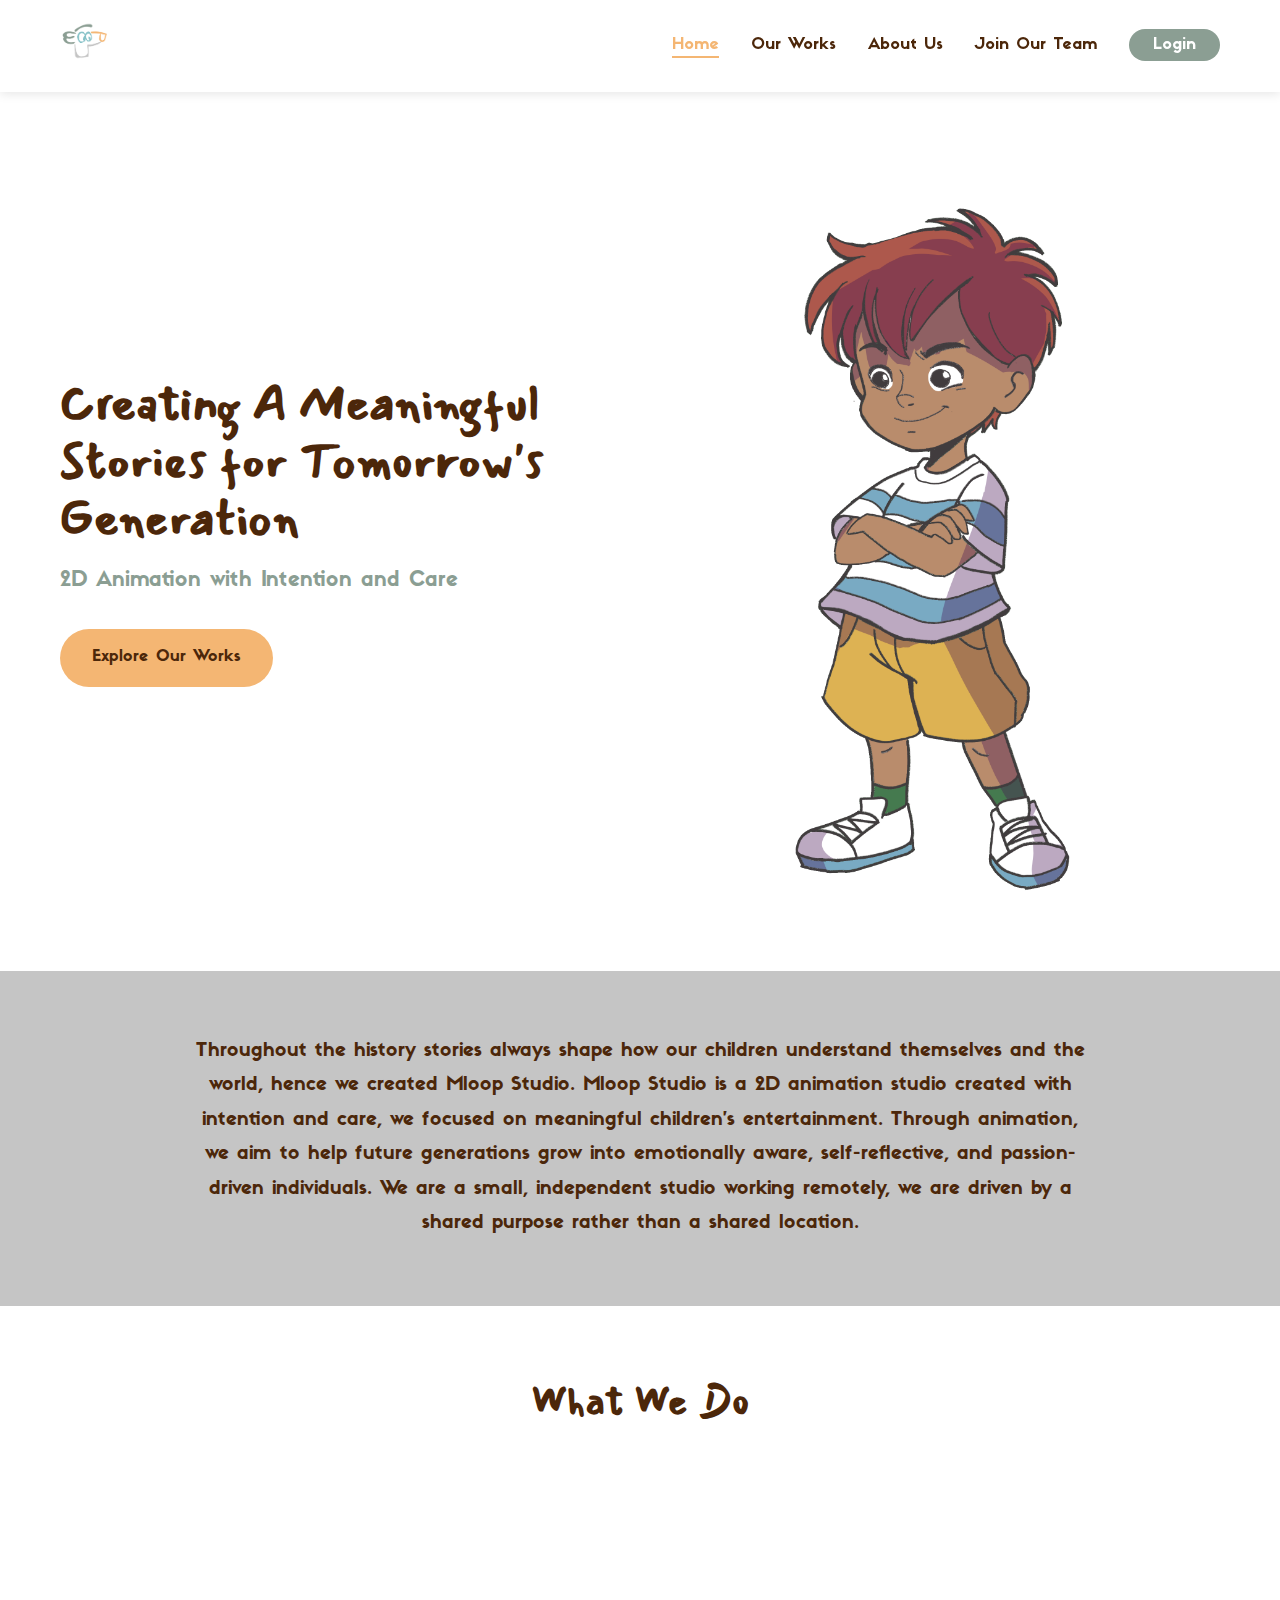
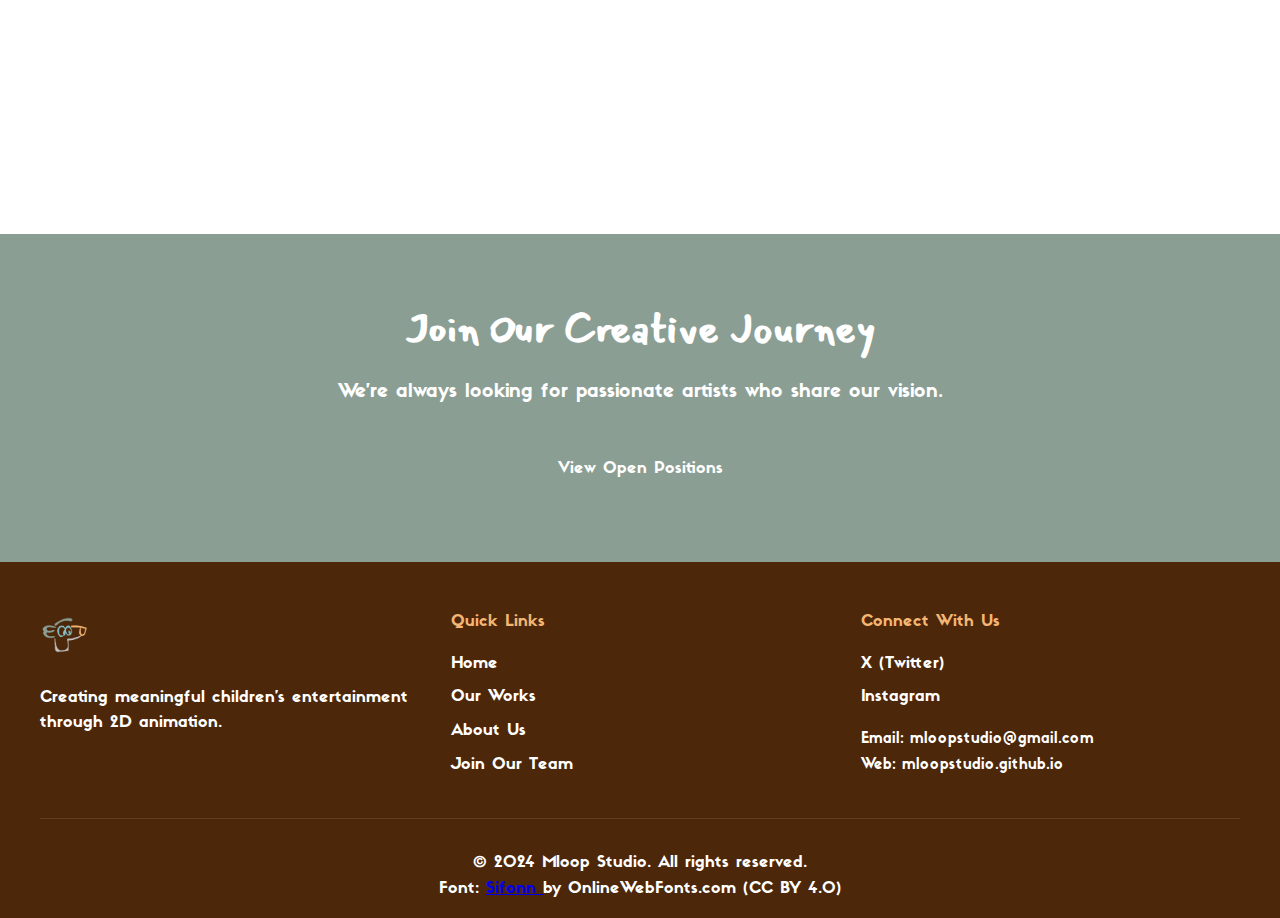
<file: index.html>
<!DOCTYPE html>
<html lang="en">
<head>
    <meta charset="UTF-8">
    <meta name="viewport" content="width=device-width, initial-scale=1.0">
    <title>Home - Mloop Studio</title>
    <link rel="stylesheet" href="styles.css">
</head>
<body>
    <header>
        <nav class="navbar">
            <div class="nav-container">
                <a href="index.html" class="logo">
                    <img src="logo.png" alt="Mloop Studio">
                </a>
                <ul class="nav-menu">
                    <li><a href="index.html" class="active">Home</a></li>
                    <li><a href="works.html">Our Works</a></li>
                    <li><a href="about.html">About Us</a></li>
                    <li><a href="join.html">Join Our Team</a></li>
                    <li><a href="login.html" class="login-btn">Login</a></li>
                </ul>
                <div class="hamburger">
                    <span></span>
                    <span></span>
                    <span></span>
                </div>
            </div>
        </nav>
    </header>

    <main>
        <section class="hero">
            <div class="hero-content">
                <h1>Creating A Meaningful Stories for Tomorrow's Generation</h1>
                <p class="hero-subtitle">2D Animation with Intention and Care</p>
                <a href="works.html" class="btn-primary">Explore Our Works</a>
            </div>
            <div class="hero-image">
                <img src="Teo.png" alt="Character Design">
            </div>
        </section>

        <section class="mission">
            <div class="container">
                <div class="mission-content">
                    <p class="mission-text">
                        Throughout the history stories always shape how our children understand themselves and the world, hence we created Mloop Studio. Mloop Studio is a 2D animation studio created with intention and care, we focused on meaningful children's entertainment. Through animation, we aim to help future generations grow into emotionally aware, self-reflective, and passion-driven individuals. We are a small, independent studio working remotely, we are driven by a shared purpose rather than a shared location.
                    </p>
                </div>
            </div>
        </section>

        <section class="highlights">
            <div class="container">
                <h2>What We Do</h2>
                <div class="highlight-grid">
                    <div class="highlight-card">
                        <div class="icon">🎨</div>
                        <h3>Character Design</h3>
                        <p>Crafting memorable characters that resonate with young audiences and embody emotional depth.</p>
                    </div>
                    <div class="highlight-card">
                        <div class="icon">✏️</div>
                        <h3>Storytelling</h3>
                        <p>Developing narratives that inspire self-reflection and emotional awareness in children.</p>
                    </div>
                    <div class="highlight-card">
                        <div class="icon">🎬</div>
                        <h3>2D Animation</h3>
                        <p>Producing high-quality animation that brings our meaningful stories to life.</p>
                    </div>
                </div>
            </div>
        </section>

        <section class="cta-section">
            <div class="container">
                <h2>Join Our Creative Journey</h2>
                <p>We're always looking for passionate artists who share our vision.</p>
                <a href="join.html" class="btn-secondary">View Open Positions</a>
            </div>
        </section>
    </main>

    <footer>
        <div class="footer-container">
            <div class="footer-content">
                <div class="footer-section">
                    <img src="logo.png" alt="Mloop Studio" class="footer-logo">
                    <p>Creating meaningful children's entertainment through 2D animation.</p>
                </div>
                <div class="footer-section">
                    <h4>Quick Links</h4>
                    <ul>
                        <li><a href="index.html">Home</a></li>
                        <li><a href="works.html">Our Works</a></li>
                        <li><a href="about.html">About Us</a></li>
                        <li><a href="join.html">Join Our Team</a></li>
                    </ul>
                </div>
                <div class="footer-section">
                    <h4>Connect With Us</h4>
                    <div class="social-links">
                        <a href="https://x.com/mloopstudio" target="_blank">X (Twitter)</a>
                        <a href="https://instagram.com/mloopstudio" target="_blank">Instagram</a>
                    </div>
                    <p class="contact-info">
                        <strong>Email:</strong> mloopstudio@gmail.com<br>
                        <strong>Web:</strong> mloopstudio.github.io
                    </p>
                </div>
            </div>
            <div class="footer-bottom">
                <p>&copy; 2024 Mloop Studio. All rights reserved.</p>
                <p class="font-credit">
                Font: 
                <a href="https://www.onlinewebfonts.com" target="_blank" rel="noopener">
                    Sifonn
                </a>
                by OnlineWebFonts.com (CC BY 4.0)</p>
            </div>
        </div>
    </footer>

    <script src="script.js"></script>
</body>
</html>
</file>
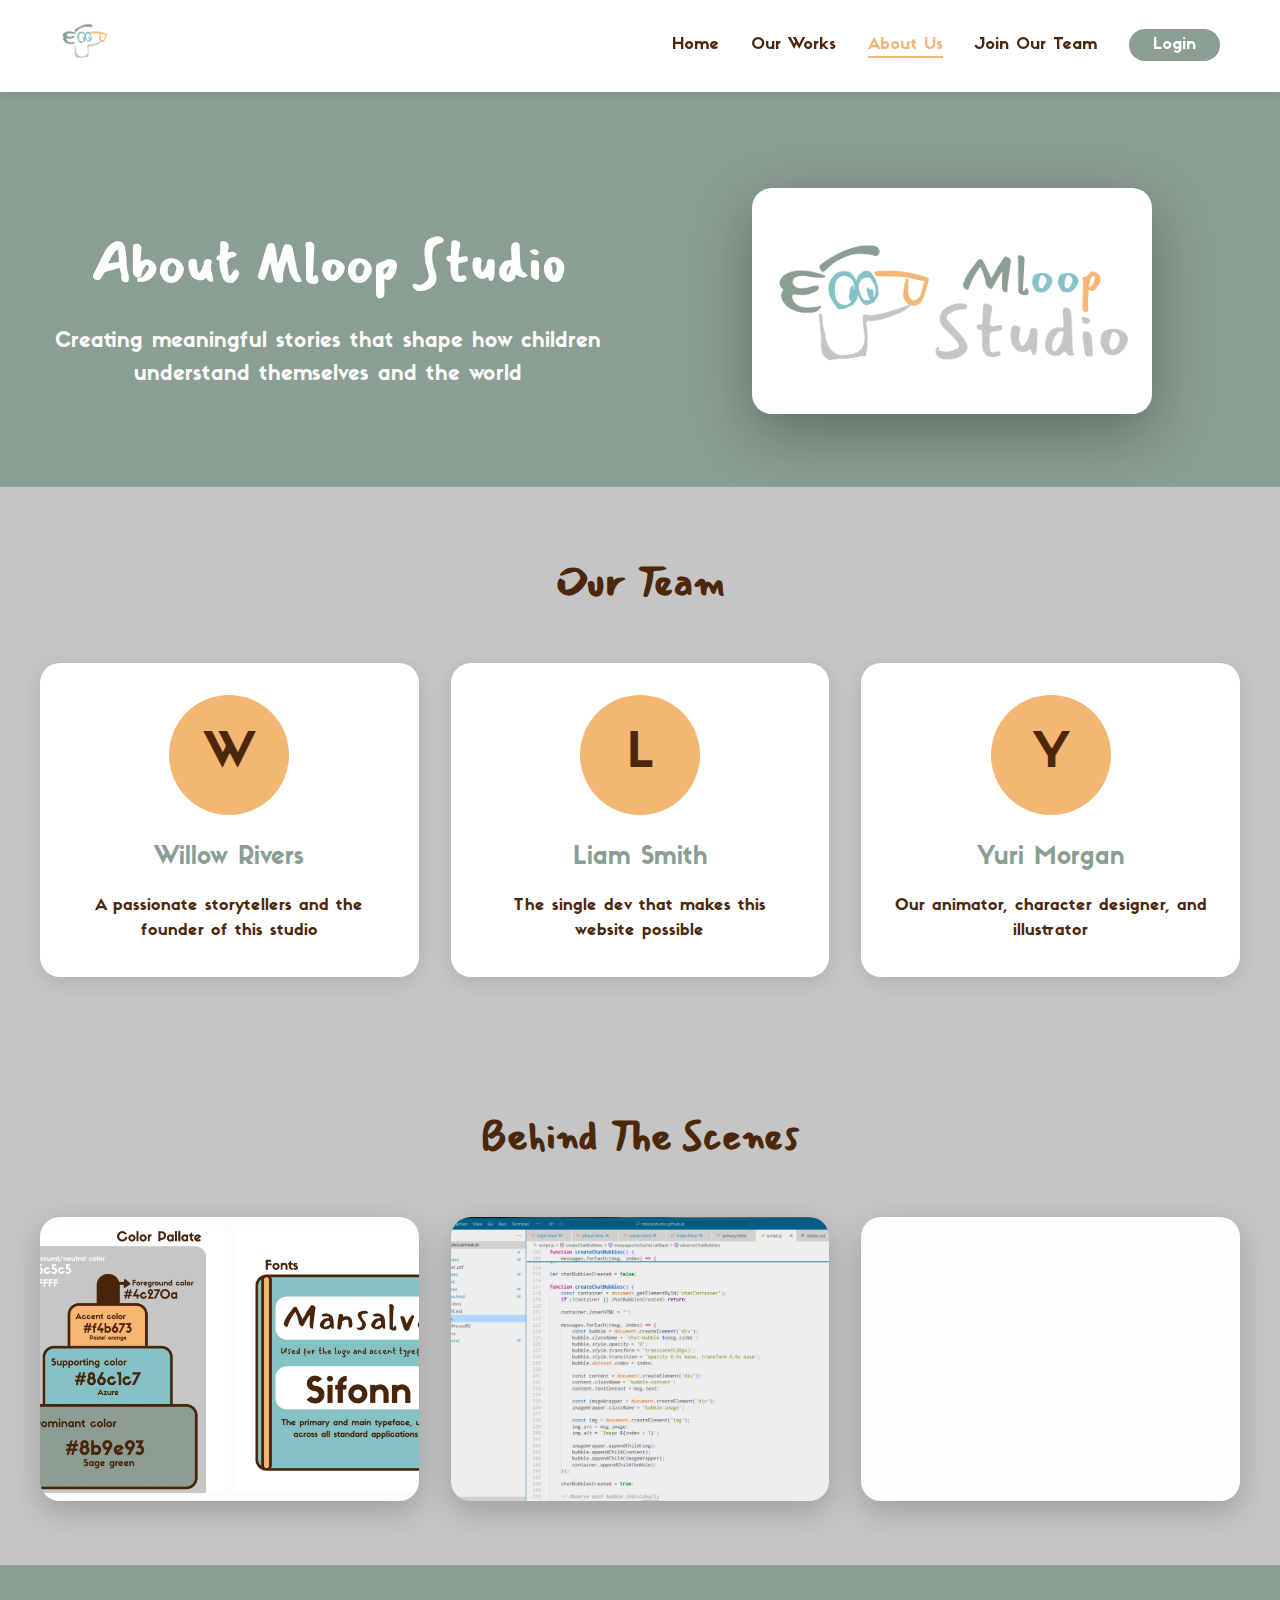
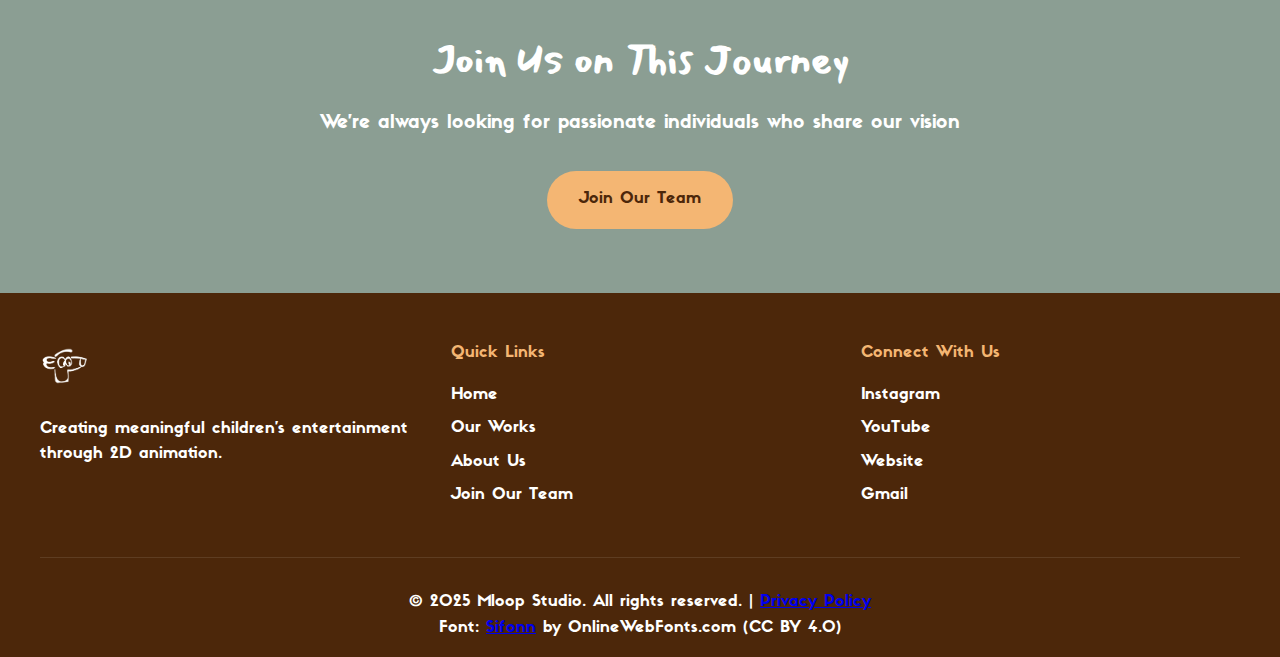
<file: about.html>
<!DOCTYPE html>
<html lang="en">
<head>
    <meta charset="UTF-8">
    <meta name="viewport" content="width=device-width, initial-scale=1.0">
    <title>About Us - Mloop Studio</title>
    <link rel="stylesheet" href="styles.css">
    <style>
        /* Interactive Hero with Image */
        .about-hero {
            background-color: var(--dominant);
            padding: 6rem 20px 4rem;
            position: relative;
            overflow: hidden;
        }

        .hero-content-about {
            max-width: 1200px;
            margin: 0 auto;
            display: grid;
            grid-template-columns: 1fr 1fr;
            gap: 3rem;
            align-items: center;
        }

        .hero-text-about h1 {
            font-family: var(--font-accent);
            font-size: 3.5rem;
            color: var(--bg-white);
            margin-bottom: 1rem;
            animation: fadeInUp 0.8s ease;
        }

        .hero-text-about p {
            font-size: 1.3rem;
            color: var(--bg-white);
            opacity: 0.95;
        }

        .hero-image-about {
            position: relative;
            animation: float 3s ease-in-out infinite;
        }

        .hero-image-about img {
            width: 100%;
            max-width: 400px;
            border-radius: 20px;
            box-shadow: 0 20px 60px rgba(0,0,0,0.3);
            transition: transform 0.3s ease;
        }

        .hero-image-about img:hover {
            transform: scale(1.05);
        }

        @keyframes float {
            0%, 100% { transform: translateY(0px); }
            50% { transform: translateY(-20px); }
        }

        @keyframes fadeInUp {
            from {
                opacity: 0;
                transform: translateY(30px);
            }
            to {
                opacity: 1;
                transform: translateY(0);
            }
        }

        /* Story Timeline with Images */
        .story-timeline {
            padding: 4rem 20px;
            background-color: var(--bg-white);
        }

        .timeline-item {
            max-width: 1000px;
            margin: 0 auto 4rem;
            display: grid;
            grid-template-columns: 1fr 1fr;
            gap: 3rem;
            align-items: center;
            opacity: 0;
            transform: translateY(30px);
            transition: all 0.6s ease;
        }

        .timeline-item.visible {
            opacity: 1;
            transform: translateY(0);
        }

        .timeline-item:nth-child(even) {
            direction: rtl;
        }

        .timeline-item:nth-child(even) > * {
            direction: ltr;
        }

        .timeline-content {
            background-color: var(--bg-neutral);
            padding: 2.5rem;
            border-radius: 20px;
            border-left: 5px solid var(--accent);
            transition: transform 0.3s ease, box-shadow 0.3s ease;
        }

        .timeline-content:hover {
            transform: translateX(-10px);
            box-shadow: 0 10px 30px rgba(0,0,0,0.15);
        }

        .timeline-item:nth-child(even) .timeline-content:hover {
            transform: translateX(10px);
        }

        .timeline-content h2 {
            font-family: var(--font-accent);
            font-size: 2rem;
            color: var(--fg-dark);
            margin-bottom: 1rem;
        }

        .timeline-image {
            position: relative;
            overflow: hidden;
            border-radius: 20px;
            box-shadow: 0 10px 30px rgba(0,0,0,0.2);
        }

        .timeline-image img {
            width: 100%;
            height: 350px;
            object-fit: cover;
            transition: transform 0.5s ease;
        }

        .timeline-image:hover img {
            transform: scale(1.1);
        }

        /* Interactive Team Section */
        .team-showcase {
            background-color: var(--bg-neutral);
            padding: 4rem 20px;
            text-align: center;
        }

        .team-showcase h2 {
            font-family: var(--font-accent);
            font-size: 2.5rem;
            color: var(--fg-dark);
            margin-bottom: 3rem;
        }

        .team-grid {
            display: grid;
            grid-template-columns: repeat(auto-fit, minmax(280px, 1fr));
            gap: 2rem;
            max-width: 1200px;
            margin: 0 auto;
        }

        .team-card {
            background-color: var(--bg-white);
            padding: 2rem;
            border-radius: 20px;
            box-shadow: 0 5px 20px rgba(0,0,0,0.1);
            transition: all 0.3s ease;
            cursor: pointer;
            position: relative;
            overflow: hidden;
        }

        .team-card::before {
            content: '';
            position: absolute;
            top: 0;
            left: -100%;
            width: 100%;
            height: 100%;
            background: linear-gradient(90deg, transparent, rgba(244, 182, 115, 0.3), transparent);
            transition: left 0.5s ease;
        }

        .team-card:hover::before {
            left: 100%;
        }

        .team-card:hover {
            transform: translateY(-10px) scale(1.02);
            box-shadow: 0 15px 40px rgba(0,0,0,0.2);
        }

        .team-icon {
            width: 120px;
            height: 120px;
            margin: 0 auto 1.5rem;
            border-radius: 50%;
            background-color: var(--accent);
            display: flex;
            align-items: center;
            justify-content: center;
            font-size: 3rem;
            transition: transform 0.3s ease;
        }

        .team-card:hover .team-icon {
            transform: rotate(360deg);
        }

        .team-card h3 {
            color: var(--dominant);
            margin-bottom: 1rem;
            font-size: 1.5rem;
        }

        /* Values Cards with Hover Effects */
        .values-section {
            padding: 4rem 20px;
            background-color: var(--bg-white);
        }

        .values-section h2 {
            font-family: var(--font-accent);
            font-size: 2.5rem;
            text-align: center;
            color: var(--fg-dark);
            margin-bottom: 3rem;
        }

        .values-grid {
            display: grid;
            grid-template-columns: repeat(auto-fit, minmax(250px, 1fr));
            gap: 2rem;
            max-width: 1200px;
            margin: 0 auto;
        }

        .value-card-interactive {
            background-color: var(--bg-neutral);
            padding: 2.5rem;
            border-radius: 20px;
            text-align: center;
            position: relative;
            overflow: hidden;
            transition: all 0.4s ease;
            cursor: pointer;
        }

        .value-card-interactive::after {
            content: '';
            position: absolute;
            top: 50%;
            left: 50%;
            width: 0;
            height: 0;
            border-radius: 50%;
            background: rgba(139, 158, 147, 0.2);
            transform: translate(-50%, -50%);
            transition: width 0.5s ease, height 0.5s ease;
        }

        .value-card-interactive:hover::after {
            width: 400px;
            height: 400px;
        }

        .value-card-interactive:hover {
            transform: scale(1.05);
            box-shadow: 0 15px 40px rgba(0,0,0,0.2);
        }

        .value-icon {
            font-size: 3.5rem;
            margin-bottom: 1rem;
            display: block;
            transition: transform 0.3s ease;
            position: relative;
            z-index: 1;
        }

        .value-card-interactive:hover .value-icon {
            transform: scale(1.2) rotate(10deg);
        }

        .value-card-interactive h3 {
            color: var(--fg-dark);
            margin-bottom: 1rem;
            font-size: 1.5rem;
            position: relative;
            z-index: 1;
        }

        .value-card-interactive p {
            position: relative;
            z-index: 1;
        }

        /* Image Gallery Section */
        .gallery-section {
            padding: 4rem 20px;
            background-color: var(--bg-neutral);
        }

        .gallery-section h2 {
            font-family: var(--font-accent);
            font-size: 2.5rem;
            text-align: center;
            color: var(--fg-dark);
            margin-bottom: 3rem;
        }

        .gallery-grid {
            display: grid;
            grid-template-columns: repeat(auto-fit, minmax(300px, 1fr));
            gap: 2rem;
            max-width: 1200px;
            margin: 0 auto;
        }

        .gallery-item {
            position: relative;
            overflow: hidden;
            border-radius: 20px;
            box-shadow: 0 10px 30px rgba(0,0,0,0.2);
            cursor: pointer;
            aspect-ratio: 4/3;
        }

        .gallery-item img {
            width: 100%;
            height: 100%;
            object-fit: cover;
            transition: transform 0.5s ease;
        }

        .gallery-item:hover img {
            transform: scale(1.15);
        }

        .gallery-overlay {
            position: absolute;
            bottom: 0;
            left: 0;
            right: 0;
            background-color: rgba(76, 39, 10, 0.9);
            color: var(--bg-white);
            padding: 2rem;
            transform: translateY(100%);
            transition: transform 0.3s ease;
        }

        .gallery-item:hover .gallery-overlay {
            transform: translateY(0);
        }

        /* Responsive */
        @media (max-width: 768px) {
            .hero-content-about {
                grid-template-columns: 1fr;
                text-align: center;
            }

            .hero-text-about h1 {
                font-size: 2.5rem;
            }

            .hero-image-about img {
                max-width: 300px;
            }

            .timeline-item {
                grid-template-columns: 1fr;
            }

            .timeline-item:nth-child(even) {
                direction: ltr;
            }

            .timeline-content:hover {
                transform: translateY(-10px);
            }

            .timeline-item:nth-child(even) .timeline-content:hover {
                transform: translateY(-10px);
            }
        }
    </style>
</head>
<body>
    <header>
        <nav class="navbar">
            <div class="nav-container">
                <a href="index.html" class="logo">
                    <img src="images/logo.png" alt="Mloop Studio">
                </a>
                <ul class="nav-menu">
                    <li><a href="index.html">Home</a></li>
                    <li><a href="works.html">Our Works</a></li>
                    <li><a href="about.html" class="active">About Us</a></li>
                    <li><a href="join.html">Join Our Team</a></li>
                    <li><a href="login.html" class="login-btn">Login</a></li>
                </ul>
                <div class="hamburger">
                    <span></span>
                    <span></span>
                    <span></span>
                </div>
            </div>
        </nav>
    </header>

    <main>
        <section class="about-hero">
            <div class="hero-content-about">
                <div class="hero-text-about">
                    <h1>About Mloop Studio</h1>
                    <p>Creating meaningful stories that shape how children understand themselves and the world</p>
                </div>
                <div class="hero-image-about">
                    <img src="images/white-logo-text.png" alt="Mloop Studio">
                </div>
            </div>
        </section>

        <section class="team-showcase">
            <h2>Our Team</h2>
            <div class="team-grid">
                <div class="team-card">
                    <div class="team-icon">W</div>
                    <h3>Willow Rivers</h3>
                    <p>A passionate storytellers and the founder of this studio</p>
                </div>
                <div class="team-card">
                    <div class="team-icon">L</div>
                    <h3>Liam Smith</h3>
                    <p>The single dev that makes this website possible</p>
                </div>
                <div class="team-card">
                    <div class="team-icon">Y</div>
                    <h3>Yuri Morgan</h3>
                    <p>Our animator, character designer, and illustrator</p>
                </div>
            </div>
        </section>

        <section class="gallery-section">
            <h2>Behind The Scenes</h2>
            <div class="gallery-grid">
                <div class="gallery-item">
                    <img src="images/style.jpg" alt="Designing Style">
                    <div class="gallery-overlay">
                        <h3>Designing Style</h3>
                    </div>
                </div>
                <div class="gallery-item">
                    <img src="images/code.png" alt="Coding Frontend">
                    <div class="gallery-overlay">
                        <h3>Coding Frontend</h3>
                    </div>
                </div>
                <div class="gallery-item">
                    <img src="images/timelapse.gif" alt="Drawing Element">
                    <div class="gallery-overlay">
                        <h3>Drawing Element</h3>
                    </div>
                </div>
            </div>
        </section>

        <section class="cta-section">
            <div class="container">
                <h2>Join Us on This Journey</h2>
                <p>We're always looking for passionate individuals who share our vision</p>
                <a href="join.html" class="btn-primary">Join Our Team</a>
            </div>
        </section>
    </main>

    <footer>
        <div class="footer-container">
            <div class="footer-content">
                <div class="footer-section">
                    <img src="images/logo-white.png" alt="Mloop Studio" class="footer-logo">
                    <p>Creating meaningful children's entertainment through 2D animation.</p>
                </div>
                <div class="footer-section">
                    <h4>Quick Links</h4>
                    <ul>
                        <li><a href="index.html">Home</a></li>
                        <li><a href="works.html">Our Works</a></li>
                        <li><a href="about.html">About Us</a></li>
                        <li><a href="join.html">Join Our Team</a></li>
                    </ul>
                </div>
                <div class="footer-section">
                    <h4>Connect With Us</h4>
                    <div class="social-links">
                        <a href="https://instagram.com/mloopstudio" target="_blank">Instagram</a>
                        <a href="https://youtube.com/@mloopstudio" target="_blank">YouTube</a>
                        <a href="https://mloopstudio.github.io" target="_blank">Website</a>
                        <a href="mailto:mloopstudio@gmail.com">Gmail</a>
                    </div>
                </div>
            </div>
            <div class="footer-bottom">
                <p>
                    &copy; 2025 Mloop Studio. All rights reserved. | 
                    <a href="privacy.html" class="privacy-link">Privacy Policy</a>
                </p>
                <p class="font-credit">
                    Font: <a href="http://www.onlinewebfonts.com" target="_blank">Sifonn</a> 
                    by OnlineWebFonts.com (CC BY 4.0)
                </p>
            </div>
        </div>
    </footer>

    <script src="script.js"></script>
    <script>
        // Animate timeline items on scroll
        const timelineObserver = new IntersectionObserver((entries) => {
            entries.forEach(entry => {
                if (entry.isIntersecting) {
                    entry.target.classList.add('visible');
                }
            });
        }, { threshold: 0.2 });

        document.querySelectorAll('.timeline-item').forEach(item => {
            timelineObserver.observe(item);
        });
    </script>
</body>
</html>
</file>
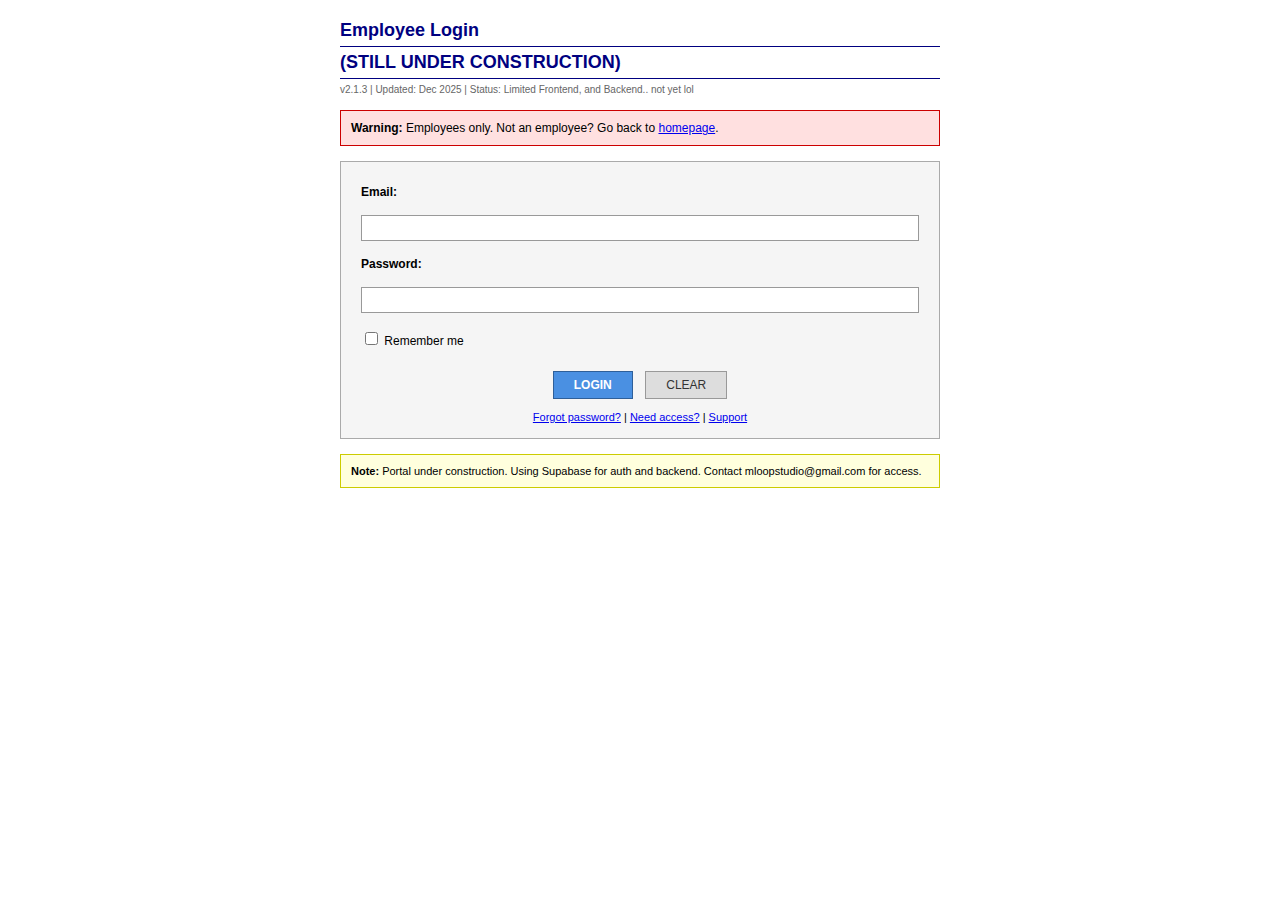
<file: login.html>
<!DOCTYPE html>
<html lang="en">
<head>
    <meta charset="UTF-8">
    <meta name="viewport" content="width=device-width, initial-scale=1.0">
    <title>Employee Login</title>
    <style>
        body {
            font-family: Arial, sans-serif;
            background: white;
            margin: 0;
            padding: 20px;
        }

        .container {
            max-width: 600px;
            margin: 0 auto;
        }

        h1 {
            color: #000080;
            font-size: 18px;
            border-bottom: 1px solid #000080;
            padding-bottom: 5px;
            margin: 0 0 5px 0;
        }

        .subtitle {
            font-size: 10px;
            color: #666;
            margin-bottom: 15px;
        }

        .warning {
            background: #ffe0e0;
            border: 1px solid #cc0000;
            padding: 10px;
            margin-bottom: 15px;
            font-size: 12px;
        }

        .error {
            background: #ffcccc;
            border: 1px solid #cc0000;
            padding: 10px;
            margin-bottom: 15px;
            font-size: 12px;
            color: #cc0000;
            display: none;
        }

        .error.show {
            display: block;
        }

        .form-box {
            background: #f5f5f5;
            border: 1px solid #aaa;
            padding: 15px;
        }

        table {
            width: 100%;
            border-collapse: collapse;
        }

        td {
            padding: 8px 5px;
            font-size: 12px;
        }

        label {
            font-weight: bold;
        }

        input[type="text"],
        input[type="password"] {
            width: 100%;
            padding: 5px;
            border: 1px solid #999;
            font-size: 12px;
            box-sizing: border-box;
        }

        .buttons {
            text-align: center;
            margin-top: 15px;
        }

        button {
            padding: 6px 20px;
            font-size: 12px;
            cursor: pointer;
            border: 1px solid #999;
        }

        .btn-login {
            background: #4a90e2;
            color: white;
            border-color: #2e5f99;
            font-weight: bold;
        }

        .btn-clear {
            background: #ddd;
            color: #333;
            margin-left: 8px;
        }

        button:disabled {
            background: #ccc;
            cursor: not-allowed;
        }

        .links {
            text-align: center;
            margin-top: 12px;
            font-size: 11px;
        }

        .links a {
            color: #0000ee;
        }

        .notice {
            background: #ffffdd;
            border: 1px solid #cccc00;
            padding: 10px;
            margin-top: 15px;
            font-size: 11px;
        }

        @media (max-width: 600px) {
            body {
                padding: 15px;
            }

            table {
                display: block;
            }

            tr {
                display: block;
                margin-bottom: 10px;
            }

            td {
                display: block;
                width: 100%;
                padding: 3px 0;
            }

            .buttons button {
                display: block;
                width: 100%;
                margin: 5px 0;
            }

            .btn-clear {
                margin-left: 0;
            }
        }
    </style>
</head>
<body>
    <div class="container">
        <h1>Employee Login</h1>
        <h1>(STILL UNDER CONSTRUCTION)</h1>
        <div class="subtitle">v2.1.3 | Updated: Dec 2025 | Status: Limited Frontend, and Backend.. not yet lol</div>
        
        <div class="warning">
            <strong>Warning:</strong> Employees only. Not an employee? Go back to <a href="index.html">homepage</a>.
        </div>

        <div class="error" id="errorMsg">
            <strong>Error:</strong> Login failed. Check credentials or email mloopstudio@gmail.com
        </div>

        <div class="form-box">
            <form id="loginForm">
                <table>
                    <tr>
                        <td><label for="username">Email:</label></td>
                    </tr>
                    <tr>
                        <td><input type="text" id="username" name="username" required></td>
                    </tr>
                    <tr>
                        <td><label for="password">Password:</label></td>
                    </tr>
                    <tr>
                        <td><input type="password" id="password" name="password" required></td>
                    </tr>
                    <tr>
                        <td>
                            <input type="checkbox" id="remember" name="remember">
                            <label for="remember" style="font-weight: normal;">Remember me</label>
                        </td>
                    </tr>
                </table>

                <div class="buttons">
                    <button type="submit" class="btn-login" id="loginBtn">LOGIN</button>
                    <button type="reset" class="btn-clear">CLEAR</button>
                </div>

                <div class="links">
                    <a href="#" id="forgotPass">Forgot password?</a> | 
                    <a href="mailto:mloopstudio@gmail.com">Need access?</a> | 
                    <a href="mailto:mloopstudio@gmail.com">Support</a>
                </div>
            </form>
        </div>

        <div class="notice">
            <strong>Note:</strong> Portal under construction. Using Supabase for auth and backend. Contact mloopstudio@gmail.com for access.
        </div>
    </div>

    <script>
        const form = document.getElementById('loginForm');
        const btn = document.getElementById('loginBtn');
        const err = document.getElementById('errorMsg');
        const forgot = document.getElementById('forgotPass');

        form.addEventListener('submit', (e) => {
            e.preventDefault();
            btn.disabled = true;
            btn.textContent = 'LOGGING IN...';
            
            setTimeout(() => {
                err.classList.add('show');
                btn.disabled = false;
                btn.textContent = 'LOGIN';
                
                setTimeout(() => {
                    err.classList.remove('show');
                }, 5000);
            }, 1000);
        });

        forgot.addEventListener('click', (e) => {
            e.preventDefault();
            alert('Contact IT at mloopstudio@gmail.com to reset password.');
        });
    </script>
</body>
</html>
</file>
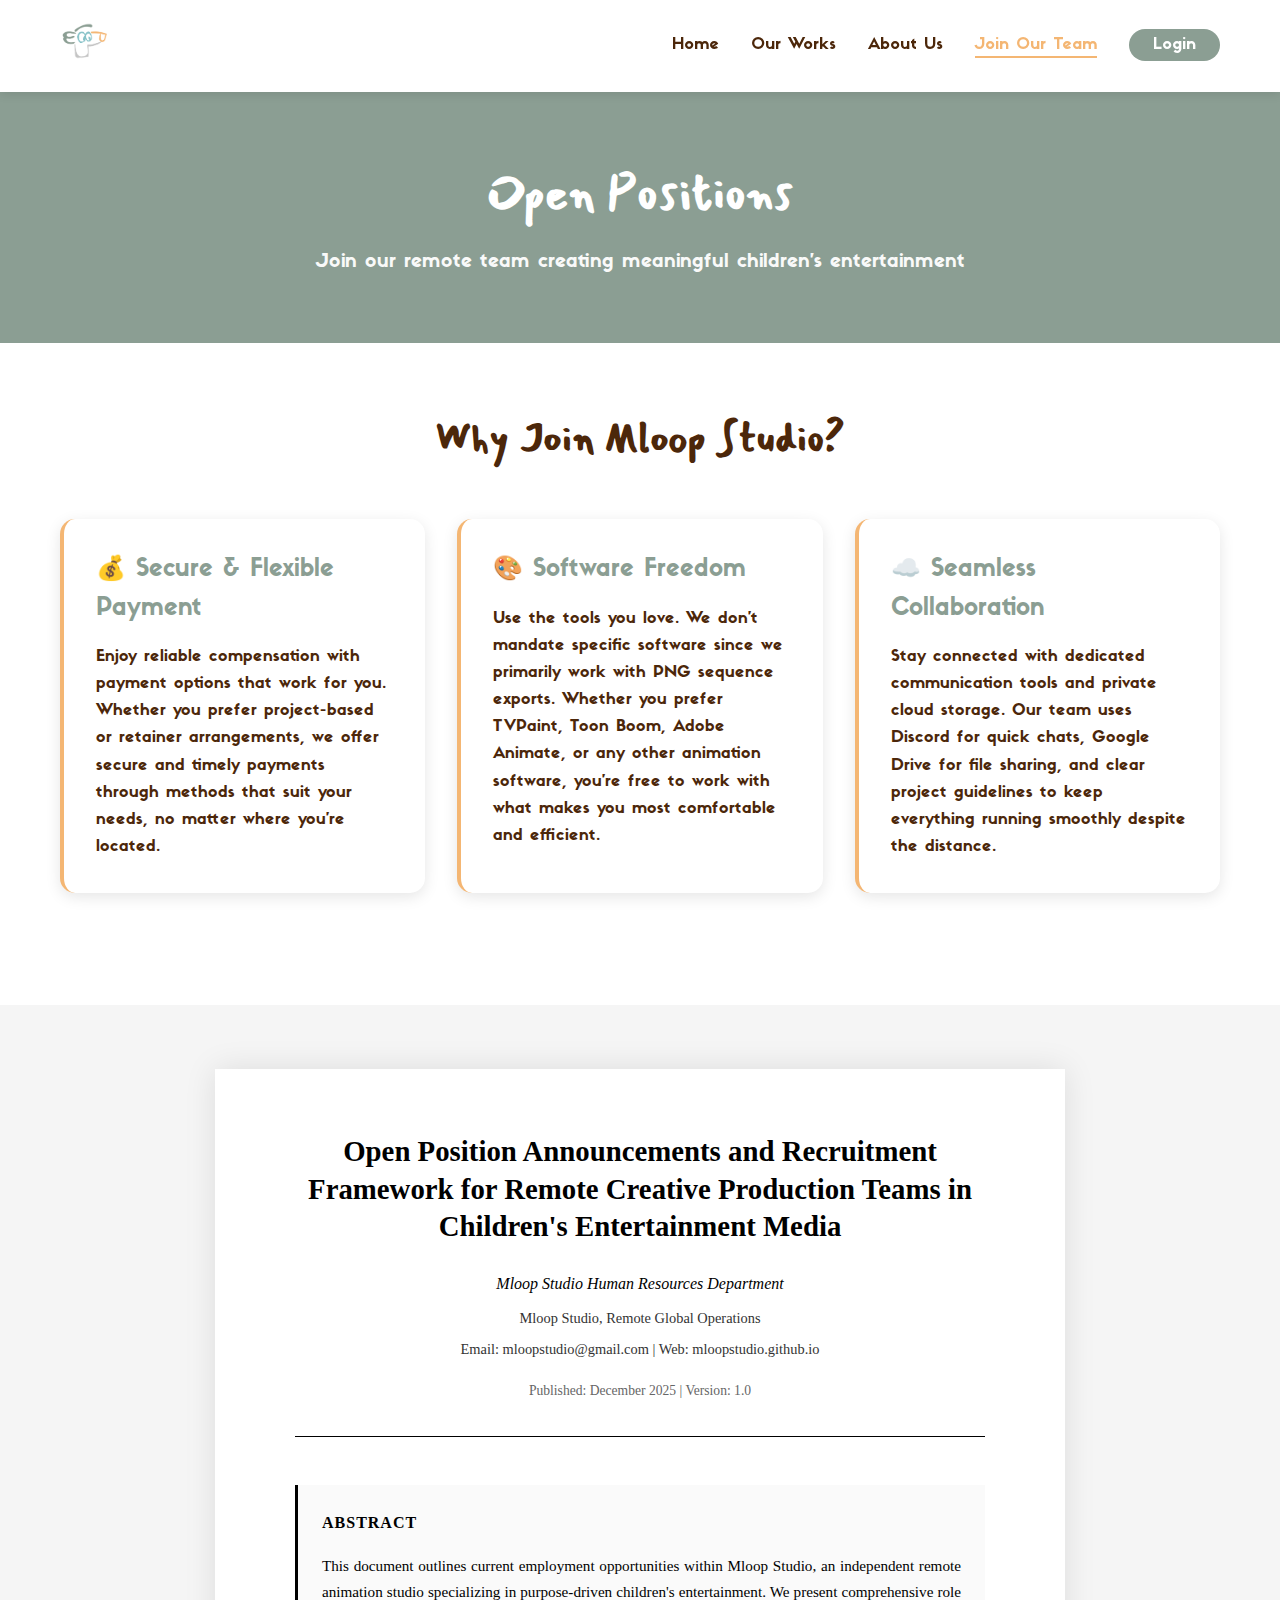
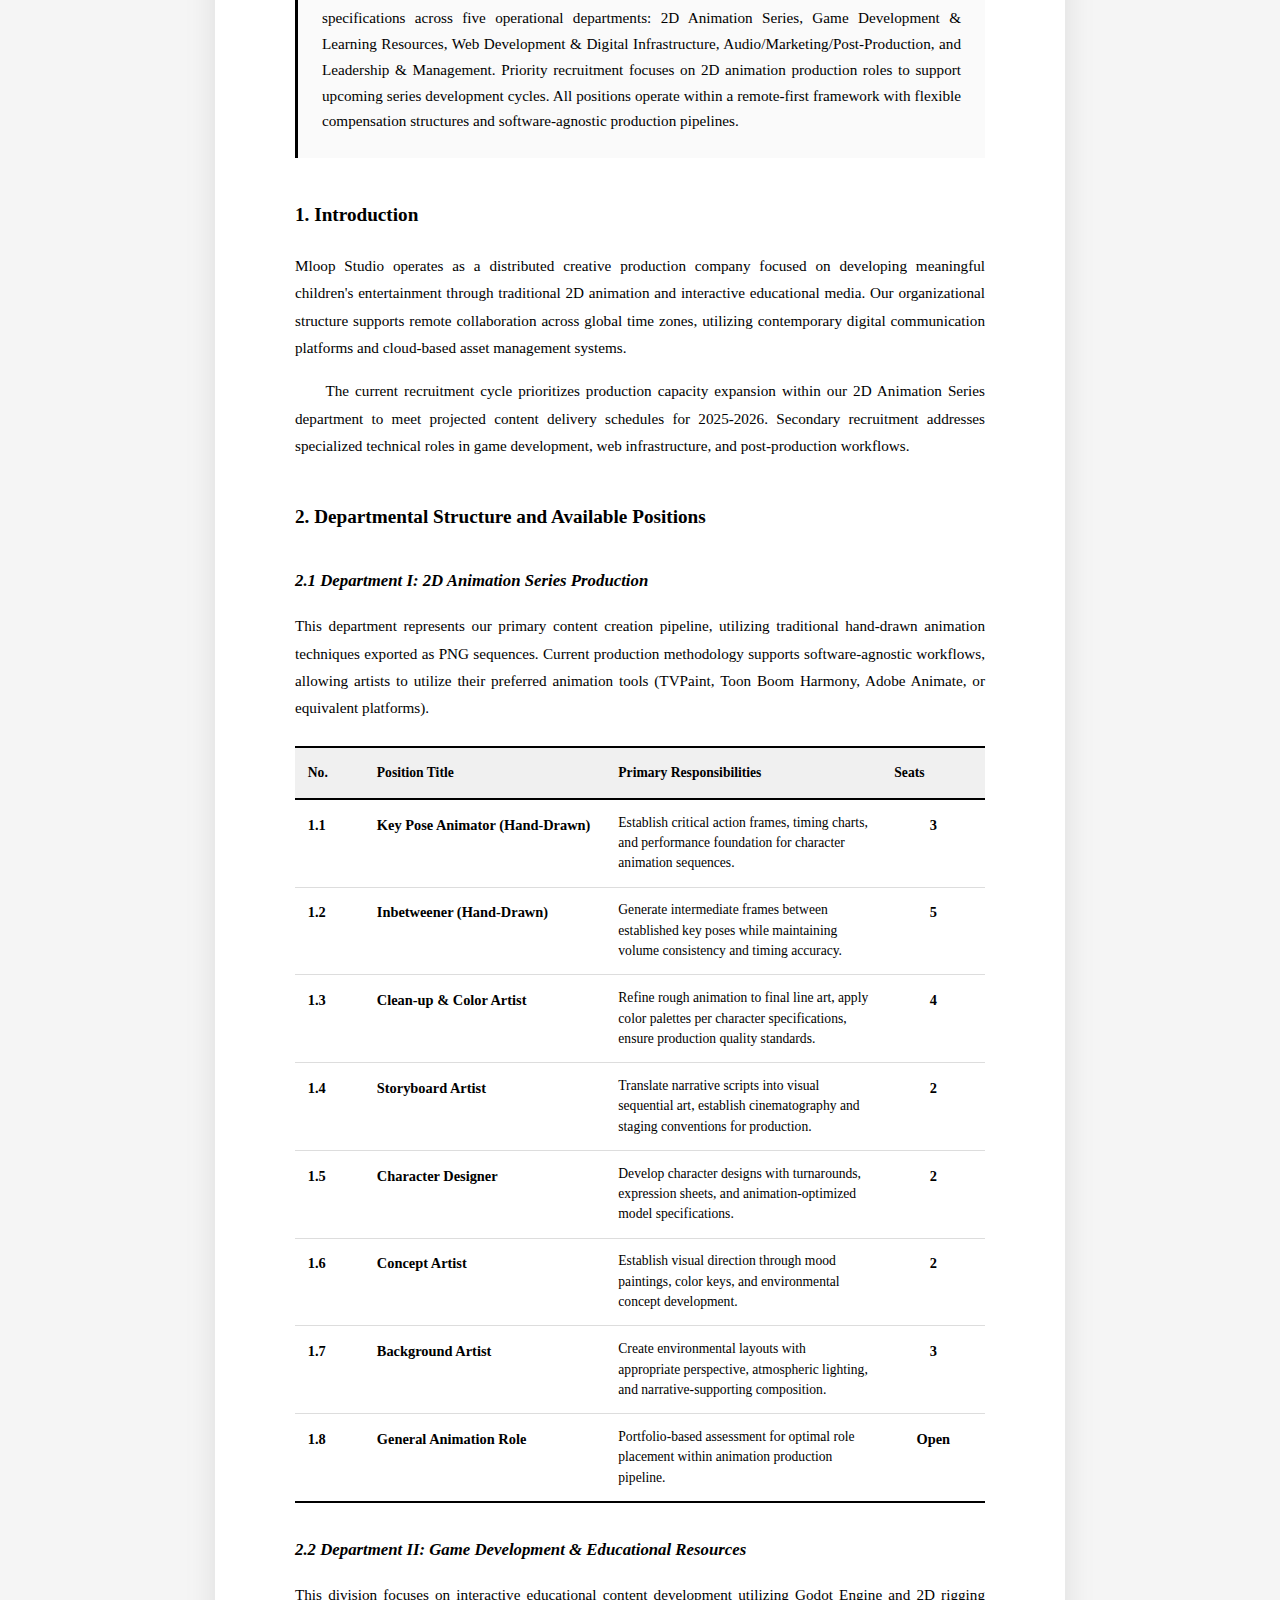
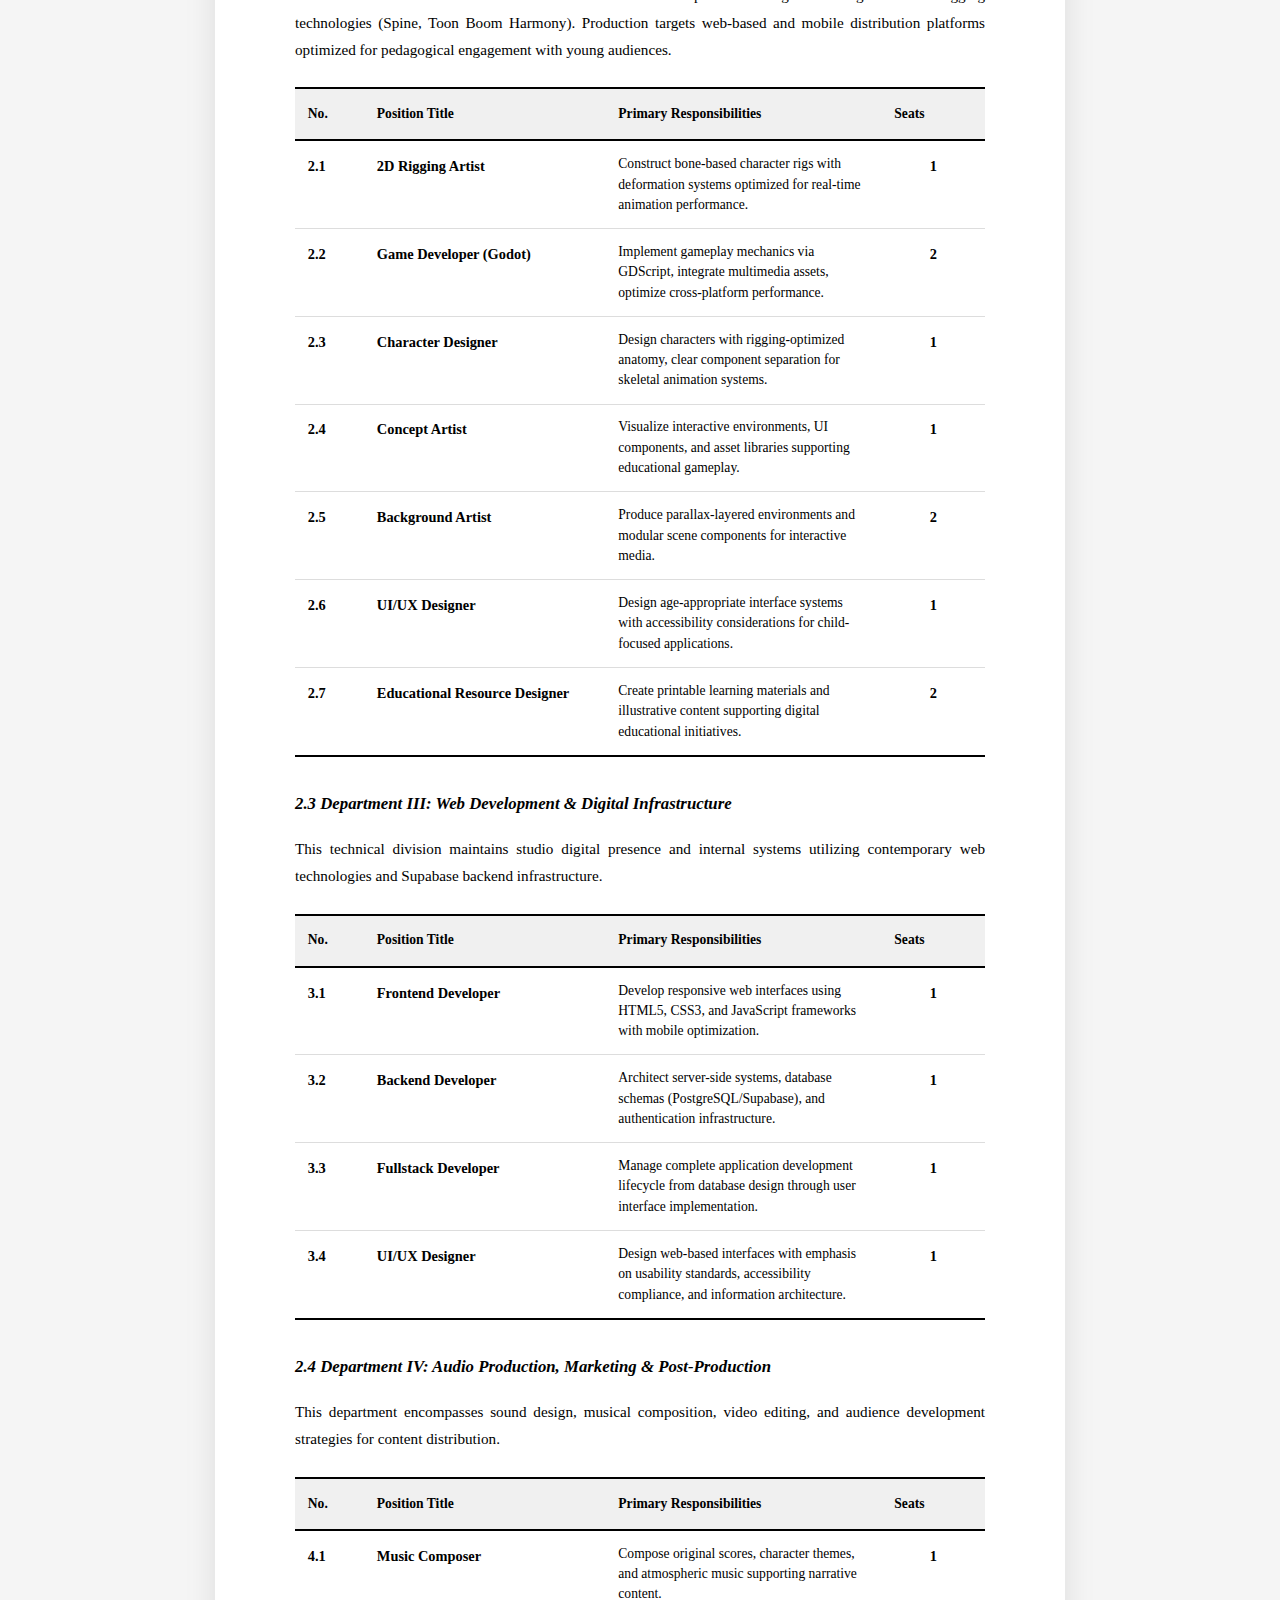
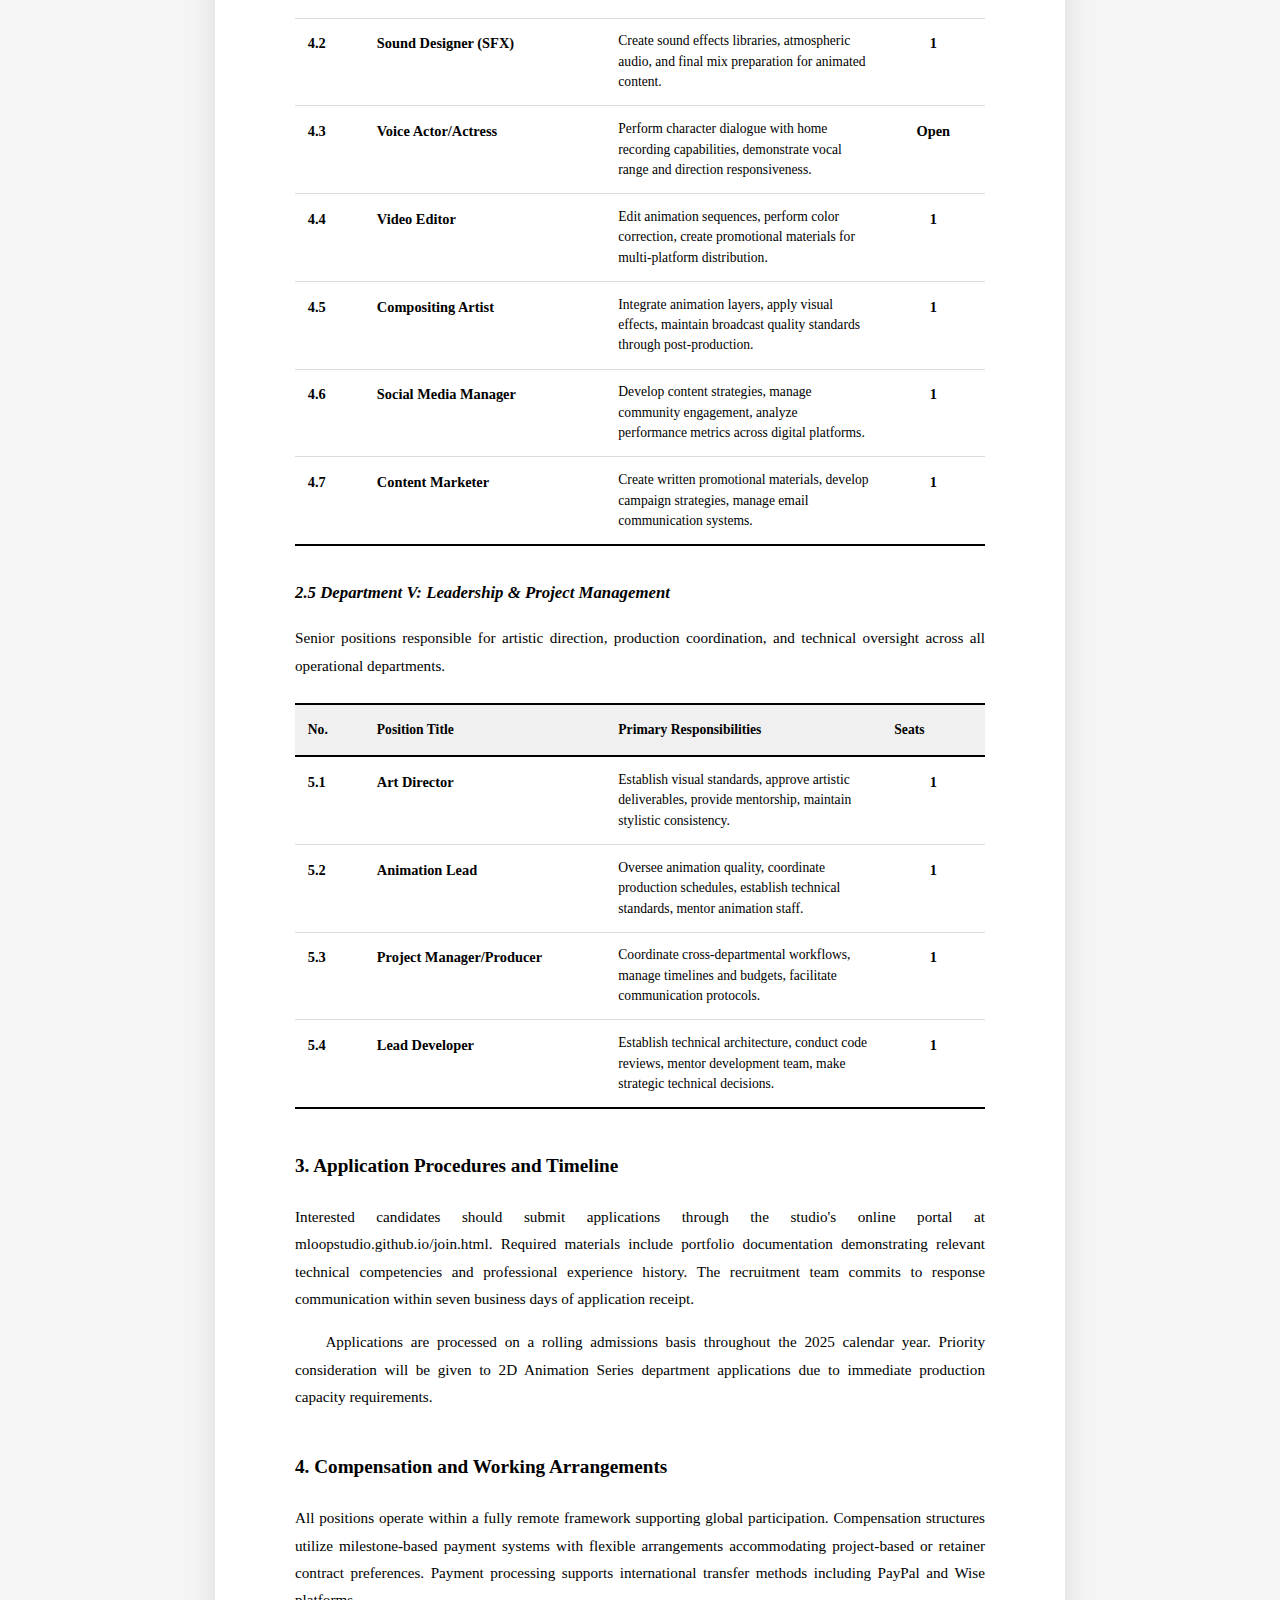
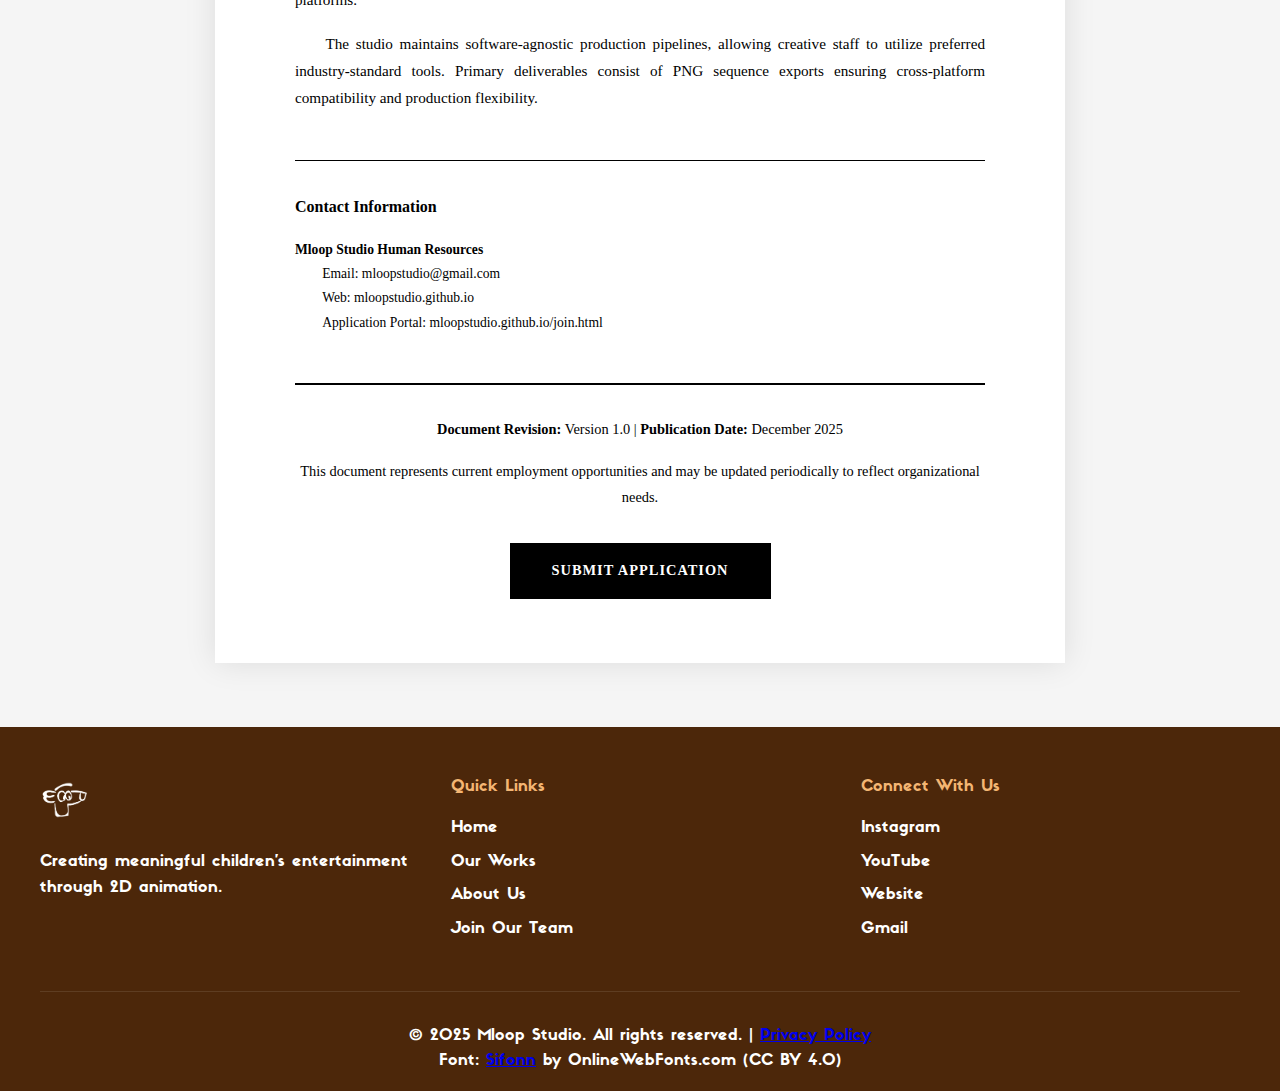
<file: positions.html>
<!DOCTYPE html>
<html lang="en">
<head>
    <meta charset="UTF-8">
    <meta name="viewport" content="width=device-width, initial-scale=1.0">
    <title>Open Positions - Mloop Studio</title>
    <link rel="stylesheet" href="styles.css">
    <style>
        /* Positions page specific styles */
        .positions-hero {
            background-color: var(--dominant);
            color: var(--bg-white);
            padding: 4rem 20px;
            text-align: center;
        }

        .positions-hero h1 {
            font-family: var(--font-accent);
            font-size: 3rem;
            margin-bottom: 1rem;
        }

        .positions-hero p {
            font-size: 1.2rem;
            opacity: 0.95;
            max-width: 700px;
            margin: 0 auto;
        }

        .why-join-section {
            padding: 4rem 20px;
            background-color: var(--bg-white);
        }

        .why-join-section h2 {
            font-family: var(--font-accent);
            font-size: 2.5rem;
            text-align: center;
            color: var(--fg-dark);
            margin-bottom: 3rem;
        }

        .perks-grid {
            display: grid;
            grid-template-columns: repeat(auto-fit, minmax(300px, 1fr));
            gap: 2rem;
            max-width: 1200px;
            margin: 0 auto 3rem;
        }

        .perk-card {
            background-color: var(--bg-white);
            padding: 2rem;
            border-radius: 15px;
            box-shadow: 0 4px 15px rgba(0,0,0,0.1);
            border-left: 4px solid var(--accent);
        }

        .perk-card h3 {
            color: var(--dominant);
            margin-bottom: 1rem;
            font-size: 1.5rem;
        }

        .perk-card p {
            line-height: 1.7;
            color: var(--fg-dark);
        }

        /* Research Paper Style Document */
        .paper-section {
            padding: 4rem 20px;
            background-color: #f5f5f5;
        }

        .paper-container {
            max-width: 850px;
            margin: 0 auto;
            background-color: #ffffff;
            padding: 4rem 5rem;
            box-shadow: 0 0 30px rgba(0,0,0,0.1);
            font-family: 'Georgia', 'Times New Roman', serif;
            line-height: 1.8;
            color: #000;
        }

        /* Paper Header */
        .paper-header {
            text-align: center;
            margin-bottom: 3rem;
            padding-bottom: 2rem;
            border-bottom: 1px solid #000;
        }

        .paper-header h1 {
            font-size: 1.8rem;
            font-weight: bold;
            color: #000;
            margin-bottom: 1.5rem;
            line-height: 1.3;
            text-transform: none;
        }

        .paper-authors {
            font-size: 1rem;
            margin-bottom: 0.5rem;
            font-style: italic;
        }

        .paper-affiliation {
            font-size: 0.9rem;
            color: #333;
            margin-bottom: 0.3rem;
        }

        .paper-date {
            font-size: 0.85rem;
            color: #666;
            margin-top: 1rem;
        }

        /* Abstract */
        .abstract {
            margin: 2.5rem 0;
            padding: 1.5rem;
            background-color: #fafafa;
            border-left: 3px solid #000;
        }

        .abstract h2 {
            font-size: 1rem;
            font-weight: bold;
            text-transform: uppercase;
            margin-bottom: 1rem;
            letter-spacing: 1px;
        }

        .abstract p {
            font-size: 0.95rem;
            text-align: justify;
            line-height: 1.7;
        }

        /* Section Headers */
        .section-header {
            font-size: 1.2rem;
            font-weight: bold;
            margin: 2.5rem 0 1.2rem 0;
            color: #000;
        }

        .subsection-header {
            font-size: 1.05rem;
            font-weight: bold;
            margin: 2rem 0 1rem 0;
            font-style: italic;
            color: #000;
        }

        /* Body Text */
        .paper-body p {
            font-size: 0.95rem;
            text-align: justify;
            margin-bottom: 1rem;
            text-indent: 2em;
        }

        .paper-body p.no-indent {
            text-indent: 0;
        }

        /* Position Entries in Table Format */
        .position-table {
            width: 100%;
            margin: 1.5rem 0;
            border-collapse: collapse;
            font-size: 0.9rem;
        }

        .position-table thead {
            background-color: #f0f0f0;
            border-top: 2px solid #000;
            border-bottom: 2px solid #000;
        }

        .position-table th {
            padding: 0.8rem;
            text-align: left;
            font-weight: bold;
            font-size: 0.85rem;
        }

        .position-table td {
            padding: 0.8rem;
            border-bottom: 1px solid #ddd;
            vertical-align: top;
        }

        .position-table tbody tr:last-child td {
            border-bottom: 2px solid #000;
        }

        .position-number {
            font-weight: bold;
            width: 10%;
        }

        .position-title {
            font-weight: bold;
            width: 35%;
        }

        .position-desc {
            width: 40%;
            font-size: 0.85rem;
            line-height: 1.5;
        }

        .position-seats {
            width: 15%;
            text-align: center;
            font-weight: bold;
        }

        /* References */
        .references {
            margin-top: 3rem;
            padding-top: 2rem;
            border-top: 1px solid #000;
        }

        .references h2 {
            font-size: 1rem;
            font-weight: bold;
            margin-bottom: 1rem;
        }

        .references p {
            font-size: 0.85rem;
            margin-bottom: 0.8rem;
            text-indent: -2em;
            padding-left: 2em;
        }

        /* Footer Note */
        .paper-footer {
            margin-top: 3rem;
            padding-top: 2rem;
            border-top: 2px solid #000;
            text-align: center;
        }

        .paper-footer p {
            font-size: 0.9rem;
            margin-bottom: 1rem;
            text-indent: 0;
            text-align: center;
        }

        .apply-button {
            display: inline-block;
            padding: 0.8rem 2.5rem;
            background-color: #000;
            color: #fff;
            text-decoration: none;
            font-size: 0.9rem;
            font-weight: bold;
            border: 2px solid #000;
            transition: all 0.3s ease;
            font-family: Georgia, serif;
            letter-spacing: 1px;
            margin-top: 1rem;
        }

        .apply-button:hover {
            background-color: #fff;
            color: #000;
        }

        /* Responsive */
        @media (max-width: 768px) {
            .positions-hero h1 {
                font-size: 2rem;
            }

            .paper-container {
                padding: 2rem 1.5rem;
            }

            .paper-header h1 {
                font-size: 1.4rem;
            }

            .position-table {
                font-size: 0.8rem;
            }

            .position-table th,
            .position-table td {
                padding: 0.5rem;
            }
        }
    </style>
</head>
<body>
    <header>
        <nav class="navbar">
            <div class="nav-container">
                <a href="index.html" class="logo">
                    <img src="images/logo.png" alt="Mloop Studio">
                </a>
                <ul class="nav-menu">
                    <li><a href="index.html">Home</a></li>
                    <li><a href="works.html">Our Works</a></li>
                    <li><a href="about.html">About Us</a></li>
                    <li><a href="join.html" class="active">Join Our Team</a></li>
                    <li><a href="login.html" class="login-btn">Login</a></li>
                </ul>
                <div class="hamburger">
                    <span></span>
                    <span></span>
                    <span></span>
                </div>
            </div>
        </nav>
    </header>

    <main>
        <div class="positions-hero">
            <h1>Open Positions</h1>
            <p>Join our remote team creating meaningful children's entertainment</p>
        </div>

        <section class="why-join-section">
            <div class="container">
                <h2>Why Join Mloop Studio?</h2>
                <div class="perks-grid">
                    <div class="perk-card">
                        <h3>💰 Secure & Flexible Payment</h3>
                        <p>Enjoy reliable compensation with payment options that work for you. Whether you prefer project-based or retainer arrangements, we offer secure and timely payments through methods that suit your needs, no matter where you're located.</p>
                    </div>
                    <div class="perk-card">
                        <h3>🎨 Software Freedom</h3>
                        <p>Use the tools you love. We don't mandate specific software since we primarily work with PNG sequence exports. Whether you prefer TVPaint, Toon Boom, Adobe Animate, or any other animation software, you're free to work with what makes you most comfortable and efficient.</p>
                    </div>
                    <div class="perk-card">
                        <h3>☁️ Seamless Collaboration</h3>
                        <p>Stay connected with dedicated communication tools and private cloud storage. Our team uses Discord for quick chats, Google Drive for file sharing, and clear project guidelines to keep everything running smoothly despite the distance.</p>
                    </div>
                </div>
            </div>
        </section>

        <section class="paper-section">
            <div class="paper-container">
                <!-- Paper Header -->
                <div class="paper-header">
                    <h1>Open Position Announcements and Recruitment Framework for Remote Creative Production Teams in Children's Entertainment Media</h1>
                    <p class="paper-authors">Mloop Studio Human Resources Department</p>
                    <p class="paper-affiliation">Mloop Studio, Remote Global Operations</p>
                    <p class="paper-affiliation">Email: mloopstudio@gmail.com | Web: mloopstudio.github.io</p>
                    <p class="paper-date">Published: December 2025 | Version: 1.0</p>
                </div>

                <!-- Abstract -->
                <div class="abstract">
                    <h2>Abstract</h2>
                    <p>This document outlines current employment opportunities within Mloop Studio, an independent remote animation studio specializing in purpose-driven children's entertainment. We present comprehensive role specifications across five operational departments: 2D Animation Series, Game Development & Learning Resources, Web Development & Digital Infrastructure, Audio/Marketing/Post-Production, and Leadership & Management. Priority recruitment focuses on 2D animation production roles to support upcoming series development cycles. All positions operate within a remote-first framework with flexible compensation structures and software-agnostic production pipelines.</p>
                </div>

                <!-- Introduction -->
                <div class="paper-body">
                    <h2 class="section-header">1. Introduction</h2>
                    <p class="no-indent">Mloop Studio operates as a distributed creative production company focused on developing meaningful children's entertainment through traditional 2D animation and interactive educational media. Our organizational structure supports remote collaboration across global time zones, utilizing contemporary digital communication platforms and cloud-based asset management systems.</p>
                    <p>The current recruitment cycle prioritizes production capacity expansion within our 2D Animation Series department to meet projected content delivery schedules for 2025-2026. Secondary recruitment addresses specialized technical roles in game development, web infrastructure, and post-production workflows.</p>

                    <h2 class="section-header">2. Departmental Structure and Available Positions</h2>
                    
                    <h3 class="subsection-header">2.1 Department I: 2D Animation Series Production</h3>
                    <p class="no-indent">This department represents our primary content creation pipeline, utilizing traditional hand-drawn animation techniques exported as PNG sequences. Current production methodology supports software-agnostic workflows, allowing artists to utilize their preferred animation tools (TVPaint, Toon Boom Harmony, Adobe Animate, or equivalent platforms).</p>

                    <table class="position-table">
                        <thead>
                            <tr>
                                <th>No.</th>
                                <th>Position Title</th>
                                <th>Primary Responsibilities</th>
                                <th>Seats</th>
                            </tr>
                        </thead>
                        <tbody>
                            <tr>
                                <td class="position-number">1.1</td>
                                <td class="position-title">Key Pose Animator (Hand-Drawn)</td>
                                <td class="position-desc">Establish critical action frames, timing charts, and performance foundation for character animation sequences.</td>
                                <td class="position-seats">3</td>
                            </tr>
                            <tr>
                                <td class="position-number">1.2</td>
                                <td class="position-title">Inbetweener (Hand-Drawn)</td>
                                <td class="position-desc">Generate intermediate frames between established key poses while maintaining volume consistency and timing accuracy.</td>
                                <td class="position-seats">5</td>
                            </tr>
                            <tr>
                                <td class="position-number">1.3</td>
                                <td class="position-title">Clean-up & Color Artist</td>
                                <td class="position-desc">Refine rough animation to final line art, apply color palettes per character specifications, ensure production quality standards.</td>
                                <td class="position-seats">4</td>
                            </tr>
                            <tr>
                                <td class="position-number">1.4</td>
                                <td class="position-title">Storyboard Artist</td>
                                <td class="position-desc">Translate narrative scripts into visual sequential art, establish cinematography and staging conventions for production.</td>
                                <td class="position-seats">2</td>
                            </tr>
                            <tr>
                                <td class="position-number">1.5</td>
                                <td class="position-title">Character Designer</td>
                                <td class="position-desc">Develop character designs with turnarounds, expression sheets, and animation-optimized model specifications.</td>
                                <td class="position-seats">2</td>
                            </tr>
                            <tr>
                                <td class="position-number">1.6</td>
                                <td class="position-title">Concept Artist</td>
                                <td class="position-desc">Establish visual direction through mood paintings, color keys, and environmental concept development.</td>
                                <td class="position-seats">2</td>
                            </tr>
                            <tr>
                                <td class="position-number">1.7</td>
                                <td class="position-title">Background Artist</td>
                                <td class="position-desc">Create environmental layouts with appropriate perspective, atmospheric lighting, and narrative-supporting composition.</td>
                                <td class="position-seats">3</td>
                            </tr>
                            <tr>
                                <td class="position-number">1.8</td>
                                <td class="position-title">General Animation Role</td>
                                <td class="position-desc">Portfolio-based assessment for optimal role placement within animation production pipeline.</td>
                                <td class="position-seats">Open</td>
                            </tr>
                        </tbody>
                    </table>

                    <h3 class="subsection-header">2.2 Department II: Game Development & Educational Resources</h3>
                    <p class="no-indent">This division focuses on interactive educational content development utilizing Godot Engine and 2D rigging technologies (Spine, Toon Boom Harmony). Production targets web-based and mobile distribution platforms optimized for pedagogical engagement with young audiences.</p>

                    <table class="position-table">
                        <thead>
                            <tr>
                                <th>No.</th>
                                <th>Position Title</th>
                                <th>Primary Responsibilities</th>
                                <th>Seats</th>
                            </tr>
                        </thead>
                        <tbody>
                            <tr>
                                <td class="position-number">2.1</td>
                                <td class="position-title">2D Rigging Artist</td>
                                <td class="position-desc">Construct bone-based character rigs with deformation systems optimized for real-time animation performance.</td>
                                <td class="position-seats">1</td>
                            </tr>
                            <tr>
                                <td class="position-number">2.2</td>
                                <td class="position-title">Game Developer (Godot)</td>
                                <td class="position-desc">Implement gameplay mechanics via GDScript, integrate multimedia assets, optimize cross-platform performance.</td>
                                <td class="position-seats">2</td>
                            </tr>
                            <tr>
                                <td class="position-number">2.3</td>
                                <td class="position-title">Character Designer</td>
                                <td class="position-desc">Design characters with rigging-optimized anatomy, clear component separation for skeletal animation systems.</td>
                                <td class="position-seats">1</td>
                            </tr>
                            <tr>
                                <td class="position-number">2.4</td>
                                <td class="position-title">Concept Artist</td>
                                <td class="position-desc">Visualize interactive environments, UI components, and asset libraries supporting educational gameplay.</td>
                                <td class="position-seats">1</td>
                            </tr>
                            <tr>
                                <td class="position-number">2.5</td>
                                <td class="position-title">Background Artist</td>
                                <td class="position-desc">Produce parallax-layered environments and modular scene components for interactive media.</td>
                                <td class="position-seats">2</td>
                            </tr>
                            <tr>
                                <td class="position-number">2.6</td>
                                <td class="position-title">UI/UX Designer</td>
                                <td class="position-desc">Design age-appropriate interface systems with accessibility considerations for child-focused applications.</td>
                                <td class="position-seats">1</td>
                            </tr>
                            <tr>
                                <td class="position-number">2.7</td>
                                <td class="position-title">Educational Resource Designer</td>
                                <td class="position-desc">Create printable learning materials and illustrative content supporting digital educational initiatives.</td>
                                <td class="position-seats">2</td>
                            </tr>
                        </tbody>
                    </table>

                    <h3 class="subsection-header">2.3 Department III: Web Development & Digital Infrastructure</h3>
                    <p class="no-indent">This technical division maintains studio digital presence and internal systems utilizing contemporary web technologies and Supabase backend infrastructure.</p>

                    <table class="position-table">
                        <thead>
                            <tr>
                                <th>No.</th>
                                <th>Position Title</th>
                                <th>Primary Responsibilities</th>
                                <th>Seats</th>
                            </tr>
                        </thead>
                        <tbody>
                            <tr>
                                <td class="position-number">3.1</td>
                                <td class="position-title">Frontend Developer</td>
                                <td class="position-desc">Develop responsive web interfaces using HTML5, CSS3, and JavaScript frameworks with mobile optimization.</td>
                                <td class="position-seats">1</td>
                            </tr>
                            <tr>
                                <td class="position-number">3.2</td>
                                <td class="position-title">Backend Developer</td>
                                <td class="position-desc">Architect server-side systems, database schemas (PostgreSQL/Supabase), and authentication infrastructure.</td>
                                <td class="position-seats">1</td>
                            </tr>
                            <tr>
                                <td class="position-number">3.3</td>
                                <td class="position-title">Fullstack Developer</td>
                                <td class="position-desc">Manage complete application development lifecycle from database design through user interface implementation.</td>
                                <td class="position-seats">1</td>
                            </tr>
                            <tr>
                                <td class="position-number">3.4</td>
                                <td class="position-title">UI/UX Designer</td>
                                <td class="position-desc">Design web-based interfaces with emphasis on usability standards, accessibility compliance, and information architecture.</td>
                                <td class="position-seats">1</td>
                            </tr>
                        </tbody>
                    </table>

                    <h3 class="subsection-header">2.4 Department IV: Audio Production, Marketing & Post-Production</h3>
                    <p class="no-indent">This department encompasses sound design, musical composition, video editing, and audience development strategies for content distribution.</p>

                    <table class="position-table">
                        <thead>
                            <tr>
                                <th>No.</th>
                                <th>Position Title</th>
                                <th>Primary Responsibilities</th>
                                <th>Seats</th>
                            </tr>
                        </thead>
                        <tbody>
                            <tr>
                                <td class="position-number">4.1</td>
                                <td class="position-title">Music Composer</td>
                                <td class="position-desc">Compose original scores, character themes, and atmospheric music supporting narrative content.</td>
                                <td class="position-seats">1</td>
                            </tr>
                            <tr>
                                <td class="position-number">4.2</td>
                                <td class="position-title">Sound Designer (SFX)</td>
                                <td class="position-desc">Create sound effects libraries, atmospheric audio, and final mix preparation for animated content.</td>
                                <td class="position-seats">1</td>
                            </tr>
                            <tr>
                                <td class="position-number">4.3</td>
                                <td class="position-title">Voice Actor/Actress</td>
                                <td class="position-desc">Perform character dialogue with home recording capabilities, demonstrate vocal range and direction responsiveness.</td>
                                <td class="position-seats">Open</td>
                            </tr>
                            <tr>
                                <td class="position-number">4.4</td>
                                <td class="position-title">Video Editor</td>
                                <td class="position-desc">Edit animation sequences, perform color correction, create promotional materials for multi-platform distribution.</td>
                                <td class="position-seats">1</td>
                            </tr>
                            <tr>
                                <td class="position-number">4.5</td>
                                <td class="position-title">Compositing Artist</td>
                                <td class="position-desc">Integrate animation layers, apply visual effects, maintain broadcast quality standards through post-production.</td>
                                <td class="position-seats">1</td>
                            </tr>
                            <tr>
                                <td class="position-number">4.6</td>
                                <td class="position-title">Social Media Manager</td>
                                <td class="position-desc">Develop content strategies, manage community engagement, analyze performance metrics across digital platforms.</td>
                                <td class="position-seats">1</td>
                            </tr>
                            <tr>
                                <td class="position-number">4.7</td>
                                <td class="position-title">Content Marketer</td>
                                <td class="position-desc">Create written promotional materials, develop campaign strategies, manage email communication systems.</td>
                                <td class="position-seats">1</td>
                            </tr>
                        </tbody>
                    </table>

                    <h3 class="subsection-header">2.5 Department V: Leadership & Project Management</h3>
                    <p class="no-indent">Senior positions responsible for artistic direction, production coordination, and technical oversight across all operational departments.</p>

                    <table class="position-table">
                        <thead>
                            <tr>
                                <th>No.</th>
                                <th>Position Title</th>
                                <th>Primary Responsibilities</th>
                                <th>Seats</th>
                            </tr>
                        </thead>
                        <tbody>
                            <tr>
                                <td class="position-number">5.1</td>
                                <td class="position-title">Art Director</td>
                                <td class="position-desc">Establish visual standards, approve artistic deliverables, provide mentorship, maintain stylistic consistency.</td>
                                <td class="position-seats">1</td>
                            </tr>
                            <tr>
                                <td class="position-number">5.2</td>
                                <td class="position-title">Animation Lead</td>
                                <td class="position-desc">Oversee animation quality, coordinate production schedules, establish technical standards, mentor animation staff.</td>
                                <td class="position-seats">1</td>
                            </tr>
                            <tr>
                                <td class="position-number">5.3</td>
                                <td class="position-title">Project Manager/Producer</td>
                                <td class="position-desc">Coordinate cross-departmental workflows, manage timelines and budgets, facilitate communication protocols.</td>
                                <td class="position-seats">1</td>
                            </tr>
                            <tr>
                                <td class="position-number">5.4</td>
                                <td class="position-title">Lead Developer</td>
                                <td class="position-desc">Establish technical architecture, conduct code reviews, mentor development team, make strategic technical decisions.</td>
                                <td class="position-seats">1</td>
                            </tr>
                        </tbody>
                    </table>

                    <h2 class="section-header">3. Application Procedures and Timeline</h2>
                    <p class="no-indent">Interested candidates should submit applications through the studio's online portal at mloopstudio.github.io/join.html. Required materials include portfolio documentation demonstrating relevant technical competencies and professional experience history. The recruitment team commits to response communication within seven business days of application receipt.</p>
                    <p>Applications are processed on a rolling admissions basis throughout the 2025 calendar year. Priority consideration will be given to 2D Animation Series department applications due to immediate production capacity requirements.</p>

                    <h2 class="section-header">4. Compensation and Working Arrangements</h2>
                    <p class="no-indent">All positions operate within a fully remote framework supporting global participation. Compensation structures utilize milestone-based payment systems with flexible arrangements accommodating project-based or retainer contract preferences. Payment processing supports international transfer methods including PayPal and Wise platforms.</p>
                    <p>The studio maintains software-agnostic production pipelines, allowing creative staff to utilize preferred industry-standard tools. Primary deliverables consist of PNG sequence exports ensuring cross-platform compatibility and production flexibility.</p>
                </div>

                <!-- References -->
                <div class="references">
                    <h2>Contact Information</h2>
                    <p><strong>Mloop Studio Human Resources</strong><br>
                    Email: mloopstudio@gmail.com<br>
                    Web: mloopstudio.github.io<br>
                    Application Portal: mloopstudio.github.io/join.html</p>
                </div>

                <!-- Footer -->
                <div class="paper-footer">
                    <p><strong>Document Revision:</strong> Version 1.0 | <strong>Publication Date:</strong> December 2025</p>
                    <p>This document represents current employment opportunities and may be updated periodically to reflect organizational needs.</p>
                    <a href="join.html" class="apply-button">SUBMIT APPLICATION</a>
                </div>
            </div>
        </section>
    </main>

    <footer>
        <div class="footer-container">
            <div class="footer-content">
                <div class="footer-section">
                    <img src="images/logo-white.png" alt="Mloop Studio" class="footer-logo">
                    <p>Creating meaningful children's entertainment through 2D animation.</p>
                </div>
                <div class="footer-section">
                    <h4>Quick Links</h4>
                    <ul>
                        <li><a href="index.html">Home</a></li>
                        <li><a href="works.html">Our Works</a></li>
                        <li><a href="about.html">About Us</a></li>
                        <li><a href="join.html">Join Our Team</a></li>
                    </ul>
                </div>
                <div class="footer-section">
                    <h4>Connect With Us</h4>
                    <div class="social-links">
                        <a href="https://instagram.com/mloopstudio" target="_blank">Instagram</a>
                        <a href="https://youtube.com/@mloopstudio" target="_blank">YouTube</a>
                        <a href="https://mloopstudio.github.io" target="_blank">Website</a>
                        <a href="mailto:mloopstudio@gmail.com">Gmail</a>
                    </div>
                </div>
            </div>
            <div class="footer-bottom">
                <p>
                    &copy; 2025 Mloop Studio. All rights reserved. | 
                    <a href="privacy.html" class="privacy-link">Privacy Policy</a>
                </p>
                <p class="font-credit">
                    Font: <a href="http://www.onlinewebfonts.com" target="_blank">Sifonn</a> 
                    by OnlineWebFonts.com (CC BY 4.0)
                </p>
            </div>
        </div>
    </footer>

    <script src="script.js"></script>
</body>
</html>
</file>
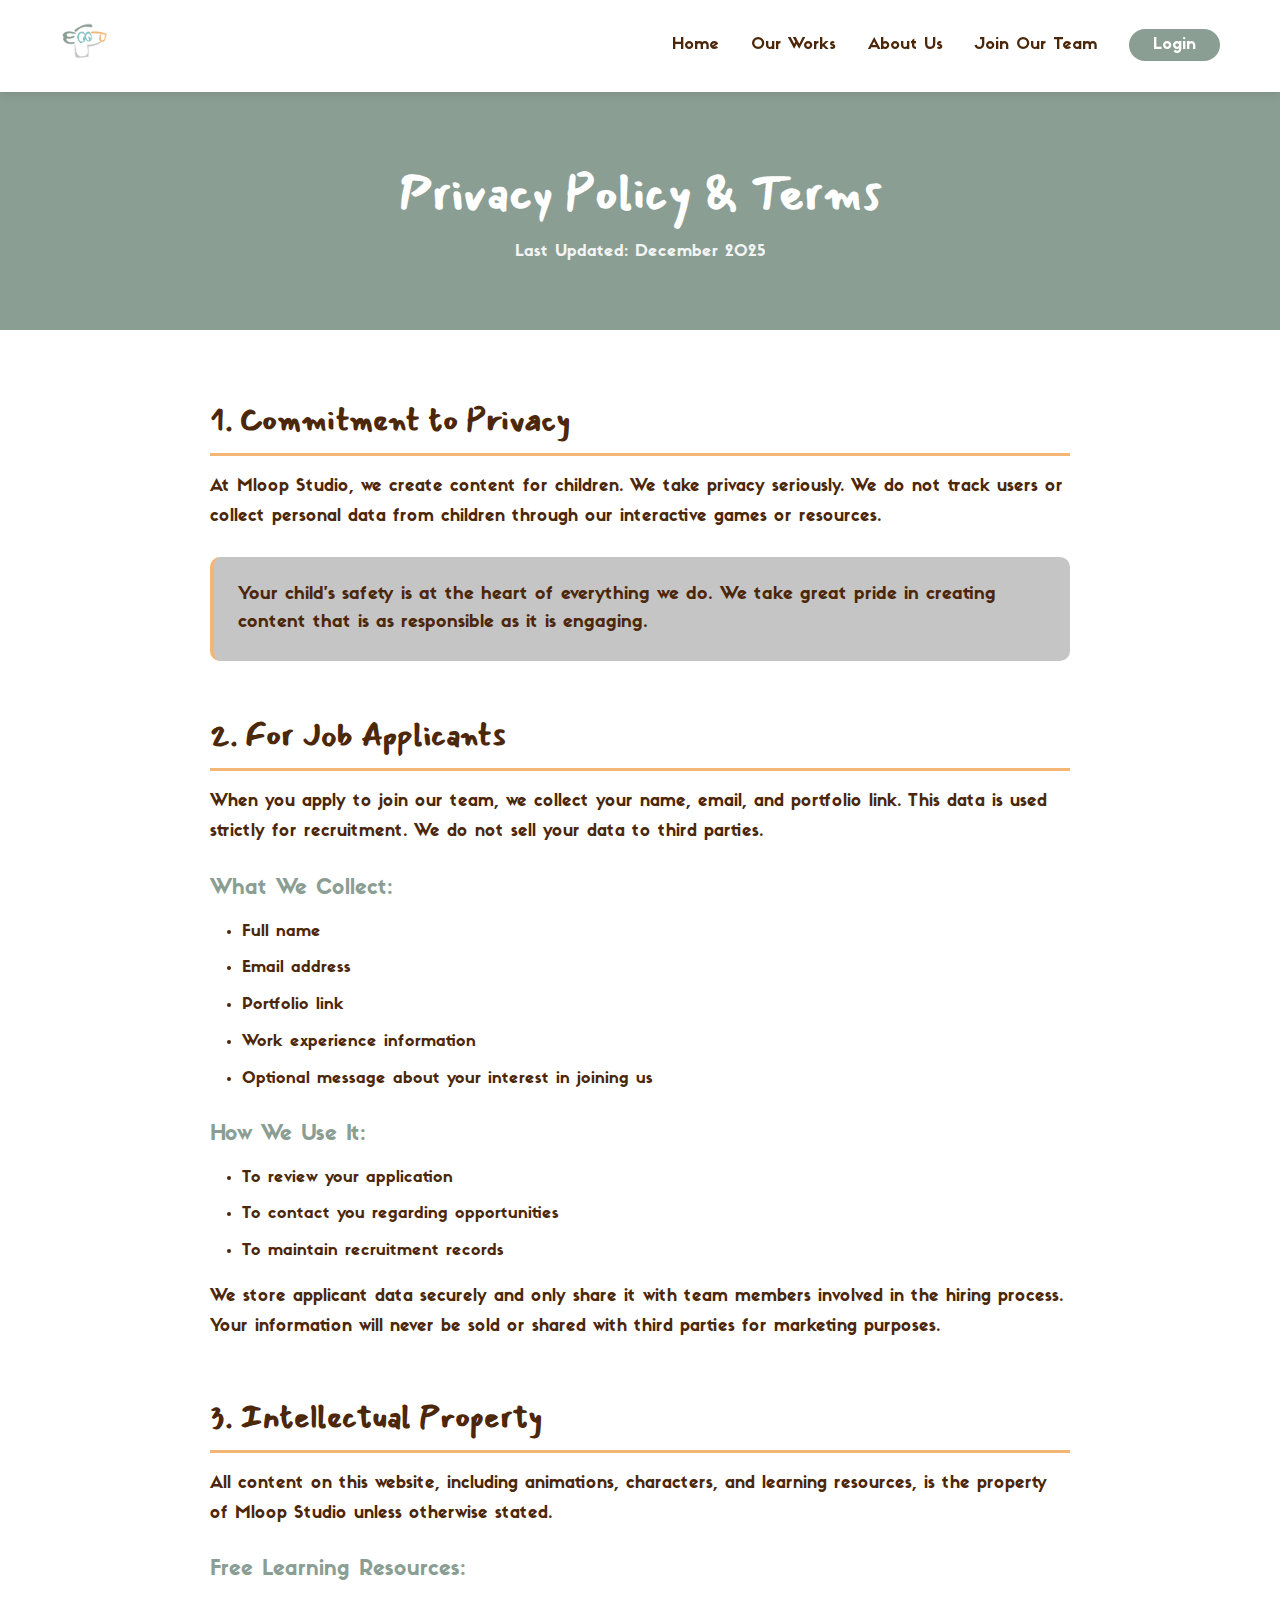
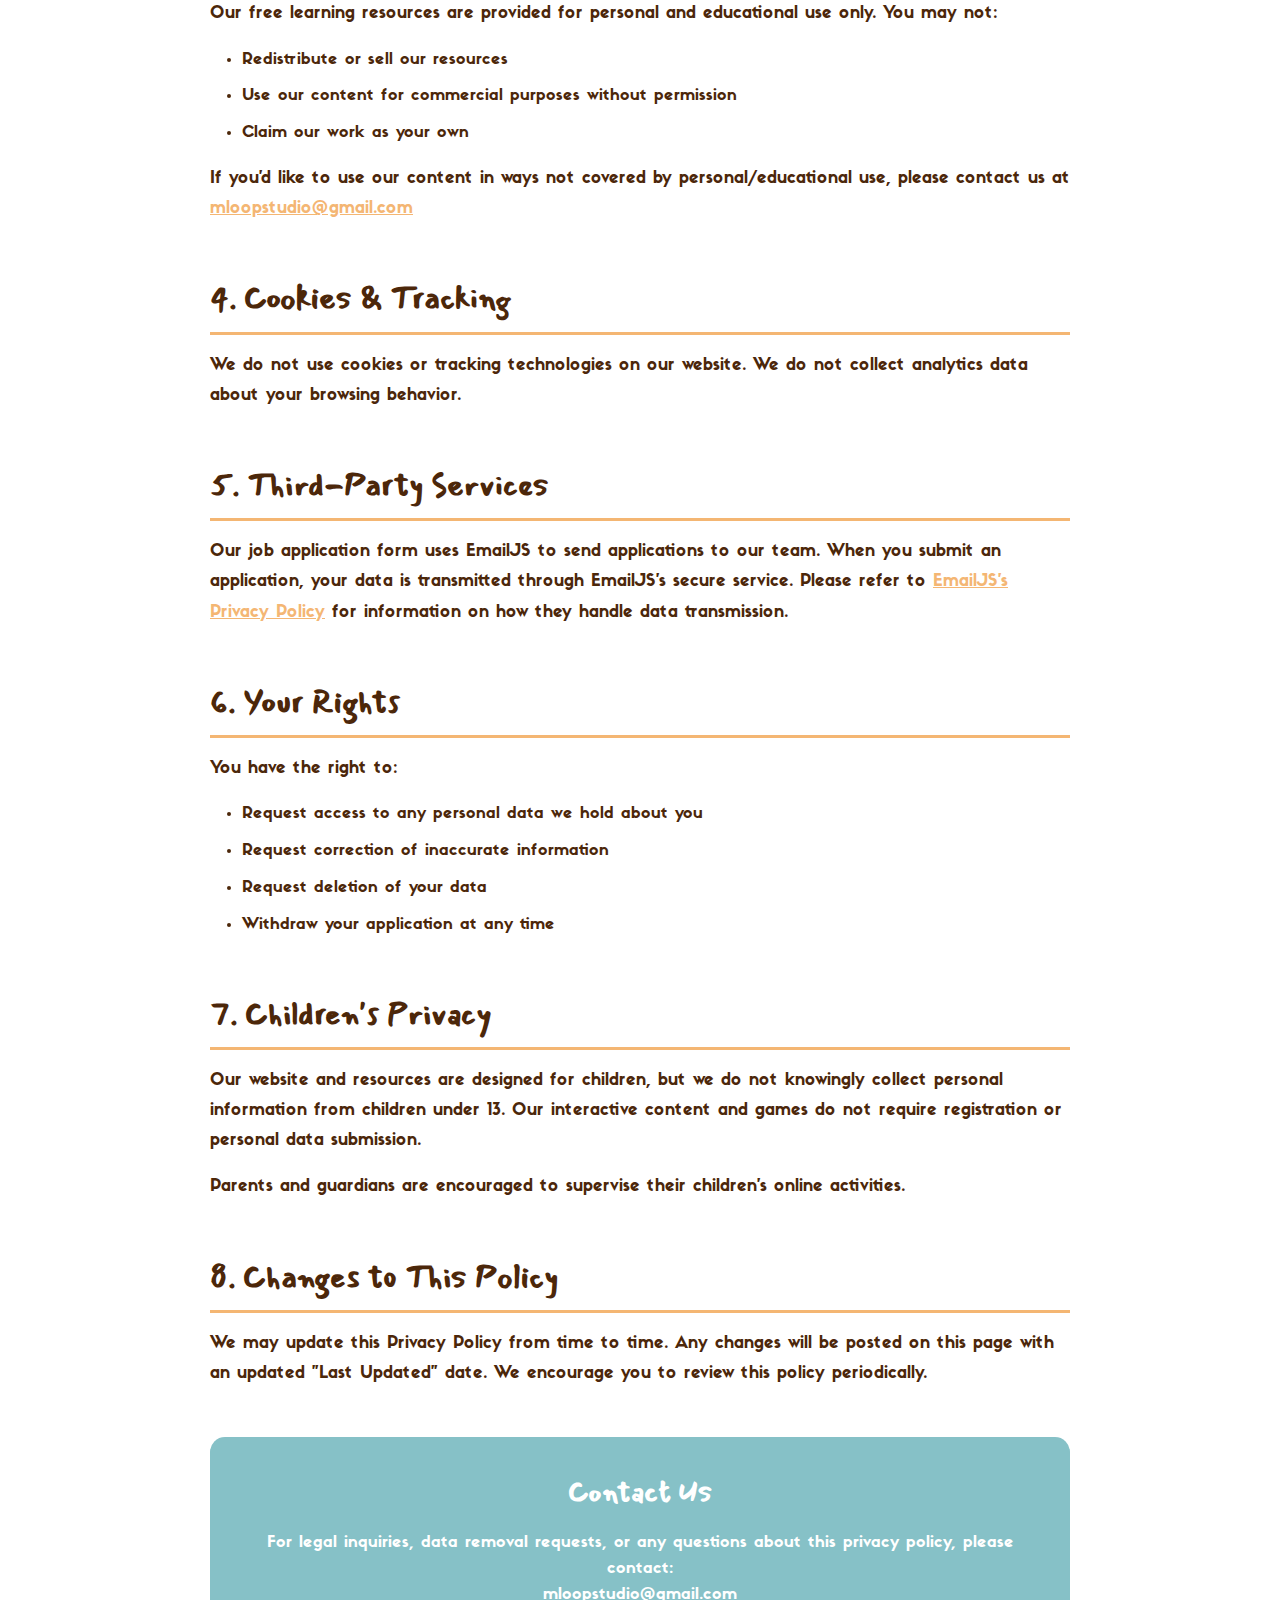
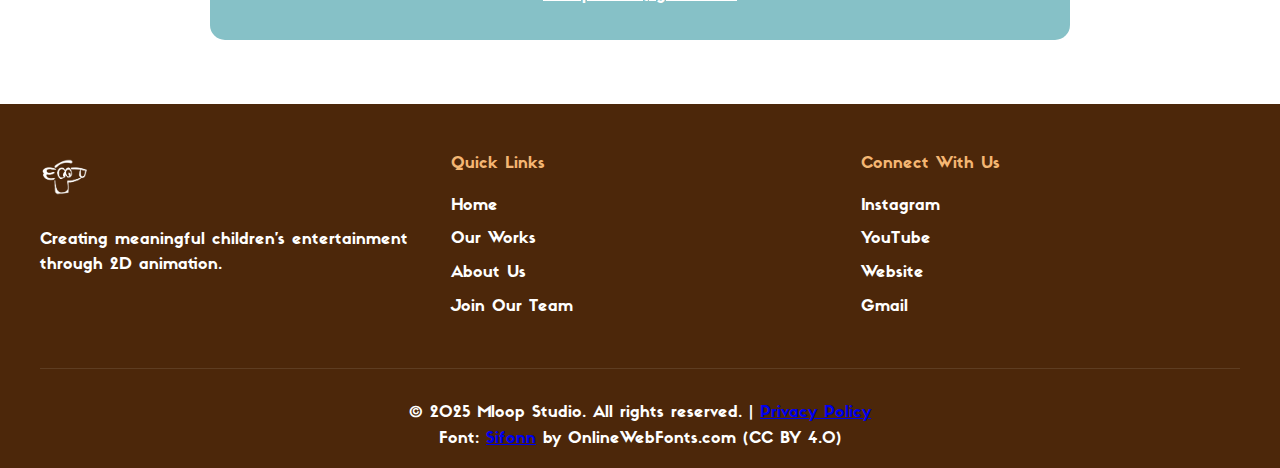
<file: privacy.html>
<!DOCTYPE html>
<html lang="en">
<head>
    <meta charset="UTF-8">
    <meta name="viewport" content="width=device-width, initial-scale=1.0">
    <title>Privacy Policy & Terms - Mloop Studio</title>
    <link rel="stylesheet" href="styles.css">
    <style>
        /* Privacy page specific styles */
        .privacy-hero {
            background-color: var(--dominant);
            color: var(--bg-white);
            padding: 4rem 20px;
            text-align: center;
        }

        .privacy-hero h1 {
            font-family: var(--font-accent);
            font-size: 3rem;
            margin-bottom: 0.5rem;
        }

        .privacy-hero p {
            font-size: 1rem;
            opacity: 0.9;
        }

        .privacy-content {
            padding: 4rem 20px;
            max-width: 900px;
            margin: 0 auto;
            background-color: var(--bg-white);
        }

        .privacy-section {
            margin-bottom: 3rem;
        }

        .privacy-section h2 {
            font-family: var(--font-accent);
            font-size: 2rem;
            color: var(--fg-dark);
            margin-bottom: 1rem;
            padding-bottom: 0.5rem;
            border-bottom: 3px solid var(--accent);
        }

        .privacy-section h3 {
            font-size: 1.3rem;
            color: var(--dominant);
            margin-top: 1.5rem;
            margin-bottom: 0.8rem;
        }

        .privacy-section p {
            line-height: 1.8;
            margin-bottom: 1rem;
            color: var(--fg-dark);
            font-size: 1.05rem;
        }

        .privacy-section ul {
            margin-left: 2rem;
            margin-bottom: 1rem;
        }

        .privacy-section li {
            line-height: 1.8;
            margin-bottom: 0.5rem;
        }

        .highlight-box {
            background-color: var(--bg-neutral);
            padding: 1.5rem;
            border-radius: 10px;
            border-left: 4px solid var(--accent);
            margin: 1.5rem 0;
        }

        .highlight-box strong {
            color: var(--fg-dark);
            font-size: 1.1rem;
        }

        .contact-section {
            background-color: var(--supporting);
            color: var(--bg-white);
            padding: 2rem;
            border-radius: 15px;
            text-align: center;
            margin-top: 3rem;
        }

        .contact-section h3 {
            font-family: var(--font-accent);
            font-size: 1.8rem;
            margin-bottom: 1rem;
        }

        .contact-section a {
            color: var(--bg-white);
            text-decoration: underline;
            font-weight: 600;
        }

        .contact-section a:hover {
            color: var(--accent);
        }

        /* Responsive */
        @media (max-width: 768px) {
            .privacy-hero h1 {
                font-size: 2rem;
            }

            .privacy-section h2 {
                font-size: 1.5rem;
            }

            .privacy-content {
                padding: 2rem 20px;
            }
        }
    </style>
</head>
<body>
    <header>
        <nav class="navbar">
            <div class="nav-container">
                <a href="index.html" class="logo">
                    <img src="images/logo.png" alt="Mloop Studio">
                </a>
                <ul class="nav-menu">
                    <li><a href="index.html">Home</a></li>
                    <li><a href="works.html">Our Works</a></li>
                    <li><a href="about.html">About Us</a></li>
                    <li><a href="join.html">Join Our Team</a></li>
                    <li><a href="login.html" class="login-btn">Login</a></li>
                </ul>
                <div class="hamburger">
                    <span></span>
                    <span></span>
                    <span></span>
                </div>
            </div>
        </nav>
    </header>

    <main>
        <div class="privacy-hero">
            <h1>Privacy Policy & Terms</h1>
            <p>Last Updated: December 2025</p>
        </div>

        <div class="privacy-content">
            <div class="privacy-section">
                <h2>1. Commitment to Privacy</h2>
                <p>At Mloop Studio, we create content for children. We take privacy seriously. We do not track users or collect personal data from children through our interactive games or resources.</p>
                
                <div class="highlight-box">
                    <strong> Your child’s safety is at the heart of everything we do.  We take great pride in creating content that is as responsible as it is engaging.</strong>
                </div>
            </div>

            <div class="privacy-section">
                <h2>2. For Job Applicants</h2>
                <p>When you apply to join our team, we collect your name, email, and portfolio link. This data is used strictly for recruitment. We do not sell your data to third parties.</p>
                
                <h3>What We Collect:</h3>
                <ul>
                    <li>Full name</li>
                    <li>Email address</li>
                    <li>Portfolio link</li>
                    <li>Work experience information</li>
                    <li>Optional message about your interest in joining us</li>
                </ul>

                <h3>How We Use It:</h3>
                <ul>
                    <li>To review your application</li>
                    <li>To contact you regarding opportunities</li>
                    <li>To maintain recruitment records</li>
                </ul>

                <p>We store applicant data securely and only share it with team members involved in the hiring process. Your information will never be sold or shared with third parties for marketing purposes.</p>
            </div>

            <div class="privacy-section">
                <h2>3. Intellectual Property</h2>
                <p>All content on this website, including animations, characters, and learning resources, is the property of Mloop Studio unless otherwise stated.</p>
                
                <h3>Free Learning Resources:</h3>
                <p>Our free learning resources are provided for personal and educational use only. You may not:</p>
                <ul>
                    <li>Redistribute or sell our resources</li>
                    <li>Use our content for commercial purposes without permission</li>
                    <li>Claim our work as your own</li>
                </ul>

                <p>If you'd like to use our content in ways not covered by personal/educational use, please contact us at <a href="mailto:mloopstudio@gmail.com" style="color: var(--accent);">mloopstudio@gmail.com</a></p>
            </div>

            <div class="privacy-section">
                <h2>4. Cookies & Tracking</h2>
                <p>We do not use cookies or tracking technologies on our website. We do not collect analytics data about your browsing behavior.</p>
            </div>

            <div class="privacy-section">
                <h2>5. Third-Party Services</h2>
                <p>Our job application form uses EmailJS to send applications to our team. When you submit an application, your data is transmitted through EmailJS's secure service. Please refer to <a href="https://www.emailjs.com/legal/privacy-policy/" target="_blank" style="color: var(--accent);">EmailJS's Privacy Policy</a> for information on how they handle data transmission.</p>
            </div>

            <div class="privacy-section">
                <h2>6. Your Rights</h2>
                <p>You have the right to:</p>
                <ul>
                    <li>Request access to any personal data we hold about you</li>
                    <li>Request correction of inaccurate information</li>
                    <li>Request deletion of your data</li>
                    <li>Withdraw your application at any time</li>
                </ul>
            </div>

            <div class="privacy-section">
                <h2>7. Children's Privacy</h2>
                <p>Our website and resources are designed for children, but we do not knowingly collect personal information from children under 13. Our interactive content and games do not require registration or personal data submission.</p>
                
                <p>Parents and guardians are encouraged to supervise their children's online activities.</p>
            </div>

            <div class="privacy-section">
                <h2>8. Changes to This Policy</h2>
                <p>We may update this Privacy Policy from time to time. Any changes will be posted on this page with an updated "Last Updated" date. We encourage you to review this policy periodically.</p>
            </div>

            <div class="contact-section">
                <h3>Contact Us</h3>
                <p>For legal inquiries, data removal requests, or any questions about this privacy policy, please contact:</p>
                <p><a href="mailto:mloopstudio@gmail.com">mloopstudio@gmail.com</a></p>
            </div>
        </div>
    </main>

    <footer>
        <div class="footer-container">
            <div class="footer-content">
                <div class="footer-section">
                    <img src="images/logo-white.png" alt="Mloop Studio" class="footer-logo">
                    <p>Creating meaningful children's entertainment through 2D animation.</p>
                </div>
                <div class="footer-section">
                    <h4>Quick Links</h4>
                    <ul>
                        <li><a href="index.html">Home</a></li>
                        <li><a href="works.html">Our Works</a></li>
                        <li><a href="about.html">About Us</a></li>
                        <li><a href="join.html">Join Our Team</a></li>
                    </ul>
                </div>
                <div class="footer-section">
                    <h4>Connect With Us</h4>
                    <div class="social-links">
                        <a href="https://instagram.com/mloopstudio" target="_blank">Instagram</a>
                        <a href="https://youtube.com/@mloopstudio" target="_blank">YouTube</a>
                        <a href="https://mloopstudio.github.io" target="_blank">Website</a>
                        <a href="mailto:mloopstudio@gmail.com">Gmail</a>
                    </div>
                </div>
            </div>
            <div class="footer-bottom">
                <p>
                    &copy; 2025 Mloop Studio. All rights reserved. | 
                    <a href="privacy.html" class="privacy-link">Privacy Policy</a>
                </p>
                <p class="font-credit">
                    Font: <a href="http://www.onlinewebfonts.com" target="_blank">Sifonn</a> 
                    by OnlineWebFonts.com (CC BY 4.0)
                </p>
            </div>
        </div>
    </footer>

    <script src="script.js"></script>
</body>
</html>
</file>
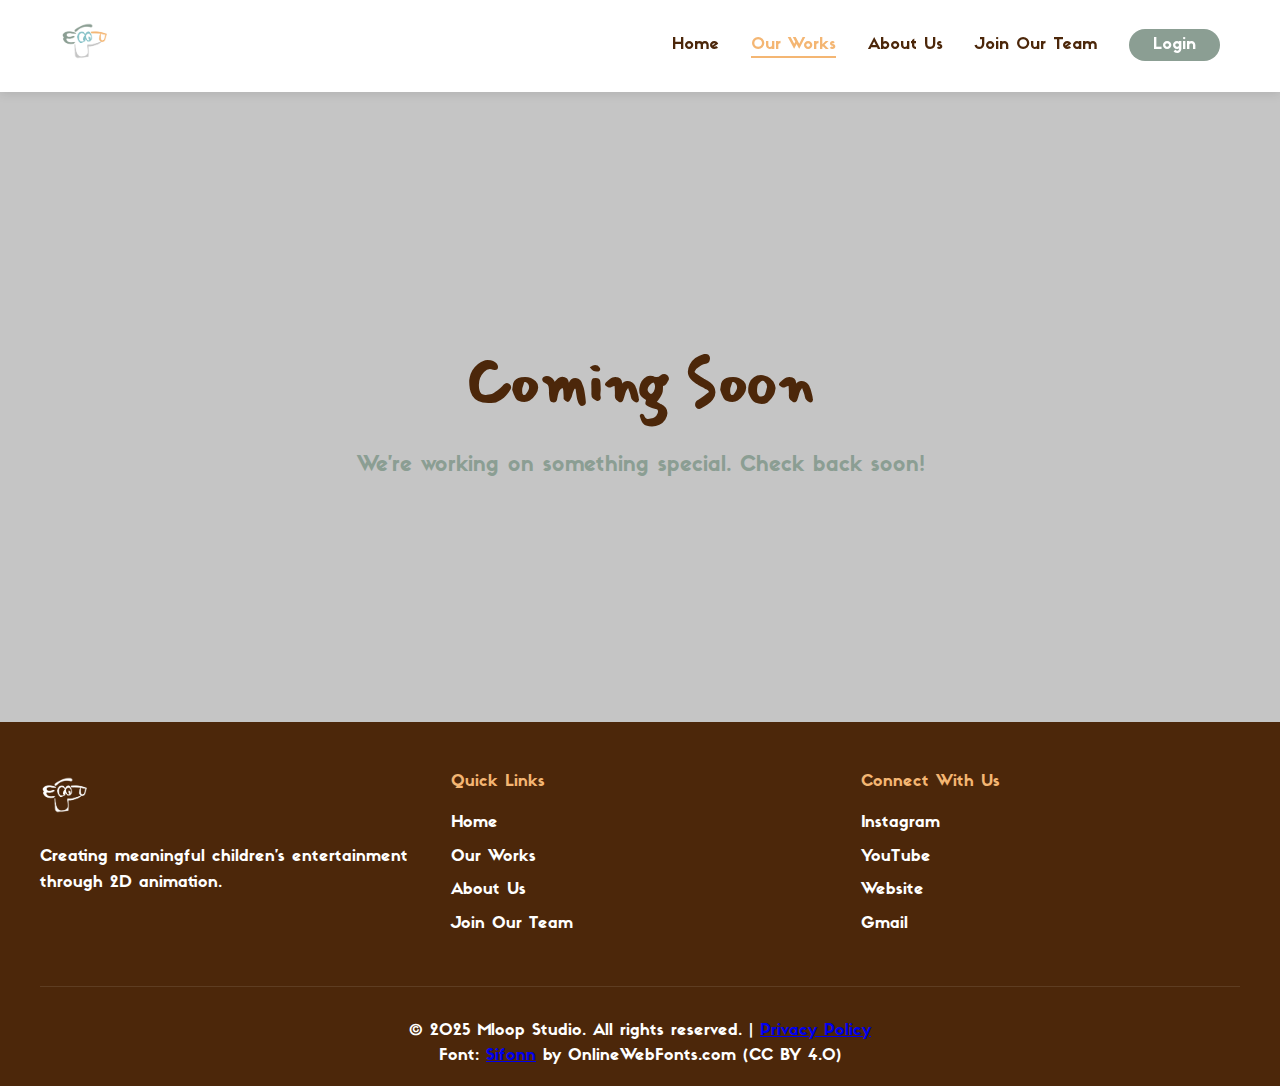
<file: works.html>
<!DOCTYPE html>
<html lang="en">
<head>
    <meta charset="UTF-8">
    <meta name="viewport" content="width=device-width, initial-scale=1.0">
    <title>Our Works - Mloop Studio</title>
    <link rel="stylesheet" href="styles.css">
    <style>
        /* Coming Soon Section */
        .coming-soon-section {
            min-height: 70vh;
            display: flex;
            align-items: center;
            justify-content: center;
            padding: 4rem 20px;
            background-color: var(--bg-neutral);
        }

        .coming-soon-content {
            text-align: center;
            max-width: 600px;
        }

        .coming-soon-content h1 {
            font-family: var(--font-accent);
            font-size: 4rem;
            color: var(--fg-dark);
            margin-bottom: 1rem;
        }

        .coming-soon-content p {
            font-size: 1.3rem;
            color: var(--dominant);
            line-height: 1.6;
        }

        /* Responsive */
        @media (max-width: 768px) {
            .coming-soon-content h1 {
                font-size: 2.5rem;
            }

            .coming-soon-content p {
                font-size: 1.1rem;
            }
        }
    </style>
</head>
<body>
    <header>
        <nav class="navbar">
            <div class="nav-container">
                <a href="index.html" class="logo">
                    <img src="images/logo.png" alt="Mloop Studio">
                </a>
                <ul class="nav-menu">
                    <li><a href="index.html">Home</a></li>
                    <li><a href="works.html" class="active">Our Works</a></li>
                    <li><a href="about.html">About Us</a></li>
                    <li><a href="join.html">Join Our Team</a></li>
                    <li><a href="login.html" class="login-btn">Login</a></li>
                </ul>
                <div class="hamburger">
                    <span></span>
                    <span></span>
                    <span></span>
                </div>
            </div>
        </nav>
    </header>

    <main>
        <section class="coming-soon-section">
            <div class="coming-soon-content">
                <h1>Coming Soon</h1>
                <p>We're working on something special. Check back soon!</p>
            </div>
        </section>
    </main>

    <footer>
        <div class="footer-container">
            <div class="footer-content">
                <div class="footer-section">
                    <img src="images/logo-white.png" alt="Mloop Studio" class="footer-logo">
                    <p>Creating meaningful children's entertainment through 2D animation.</p>
                </div>
                <div class="footer-section">
                    <h4>Quick Links</h4>
                    <ul>
                        <li><a href="index.html">Home</a></li>
                        <li><a href="works.html">Our Works</a></li>
                        <li><a href="about.html">About Us</a></li>
                        <li><a href="join.html">Join Our Team</a></li>
                    </ul>
                </div>
                <div class="footer-section">
                    <h4>Connect With Us</h4>
                    <div class="social-links">
                        <a href="https://instagram.com/mloopstudio" target="_blank">Instagram</a>
                        <a href="https://youtube.com/@mloopstudio" target="_blank">YouTube</a>
                        <a href="https://mloopstudio.github.io" target="_blank">Website</a>
                        <a href="mailto:mloopstudio@gmail.com">Gmail</a>
                    </div>
                </div>
            </div>
            <div class="footer-bottom">
                <p>
                    &copy; 2025 Mloop Studio. All rights reserved. | 
                    <a href="privacy.html" class="privacy-link">Privacy Policy</a>
                </p>
                <p class="font-credit">
                    Font: <a href="http://www.onlinewebfonts.com" target="_blank">Sifonn</a> 
                    by OnlineWebFonts.com (CC BY 4.0)
                </p>
            </div>
        </div>
    </footer>

    <script src="script.js"></script>
</body>
</html>
</file>
<file: styles.css>
/* Import Fonts */
@import url('https://fonts.googleapis.com/css2?family=Mansalva&display=swap');

@font-face {
    font-family: 'Sifonn';
    src: url('Sifonn-Pro.woff2') format('woff2');
    font-weight: normal;
    font-style: normal;
}

/* CSS Variables */
:root {
    --bg-neutral: #c5c5c5;
    --bg-white: #FFFFFF;
    --fg-dark: #4c270a;
    --accent: #f4b673;
    --supporting: #86c1c7;
    --dominant: #8b9e93;
    --font-primary: 'Sifonn', Arial, sans-serif;
    --font-accent: 'Mansalva', cursive;
}

* {
    margin: 0;
    padding: 0;
    box-sizing: border-box;
}

body {
    font-family: var(--font-primary);
    background-color: var(--bg-white);
    color: var(--fg-dark);
    line-height: 1.6;
}

.container {
    max-width: 1200px;
    margin: 0 auto;
    padding: 0 20px;
}

/* Navigation */
.navbar {
    background-color: var(--bg-white);
    box-shadow: 0 2px 10px rgba(0,0,0,0.1);
    position: sticky;
    top: 0;
    z-index: 1000;
}

.nav-container {
    max-width: 1200px;
    margin: 0 auto;
    padding: 1rem 20px;
    display: flex;
    justify-content: space-between;
    align-items: center;
}

.logo img {
    height: 50px;
    width: auto;
}

.nav-menu {
    display: flex;
    list-style: none;
    gap: 2rem;
    align-items: center;
}

.nav-menu a {
    text-decoration: none;
    color: var(--fg-dark);
    font-weight: 500;
    transition: color 0.3s ease;
    position: relative;
}

.nav-menu a:hover,
.nav-menu a.active {
    color: var(--accent);
}

.nav-menu a.active::after {
    content: '';
    position: absolute;
    bottom: -5px;
    left: 0;
    width: 100%;
    height: 2px;
    background-color: var(--accent);
}

.login-btn {
    background-color: var(--dominant);
    padding: 0.5rem 1.5rem;
    border-radius: 25px;
    color: var(--bg-white) !important;
}

.login-btn:hover {
    background-color: var(--accent);
}

.hamburger {
    display: none;
    flex-direction: column;
    cursor: pointer;
}

.hamburger span {
    width: 25px;
    height: 3px;
    background-color: var(--fg-dark);
    margin: 3px 0;
    transition: 0.3s;
}

/* Hero Section */
.hero {
    display: grid;
    grid-template-columns: 1fr 1fr;
    gap: 3rem;
    align-items: center;
    padding: 4rem 20px;
    max-width: 1200px;
    margin: 0 auto;
    min-height: 500px;
}

.hero-content h1 {
    font-family: var(--font-accent);
    font-size: 3rem;
    color: var(--fg-dark);
    margin-bottom: 1rem;
    line-height: 1.2;
}

.hero-subtitle {
    font-size: 1.3rem;
    color: var(--dominant);
    margin-bottom: 2rem;
}

.hero-image img {
    width: 100%;
    height: auto;
    border-radius: 15px;
}

/* Buttons */
.btn-primary, .btn-secondary {
    display: inline-block;
    padding: 1rem 2rem;
    border-radius: 30px;
    text-decoration: none;
    font-weight: 600;
    transition: all 0.3s ease;
    cursor: pointer;
    border: none;
    font-family: var(--font-primary);
    font-size: 1rem;
}

.btn-primary {
    background-color: var(--accent);
    color: var(--fg-dark);
}

.btn-primary:hover {
    background-color: var(--dominant);
    color: var(--bg-white);
    transform: translateY(-2px);
}

.btn-secondary {
    background-color: var(--dominant);
    color: var(--bg-white);
}

.btn-secondary:hover {
    background-color: var(--supporting);
    transform: translateY(-2px);
}

/* Mission Section */
.mission {
    background-color: var(--bg-neutral);
    padding: 4rem 20px;
}

.mission-content {
    max-width: 900px;
    margin: 0 auto;
}

.mission-text {
    font-size: 1.2rem;
    line-height: 1.8;
    color: var(--fg-dark);
    text-align: center;
}

/* Highlights Section */
.highlights {
    padding: 4rem 20px;
}

.highlights h2 {
    text-align: center;
    font-family: var(--font-accent);
    font-size: 2.5rem;
    color: var(--fg-dark);
    margin-bottom: 3rem;
}

.highlight-grid {
    display: grid;
    grid-template-columns: repeat(auto-fit, minmax(280px, 1fr));
    gap: 2rem;
}

.highlight-card {
    background-color: var(--bg-white);
    padding: 2rem;
    border-radius: 15px;
    box-shadow: 0 4px 15px rgba(0,0,0,0.1);
    transition: transform 0.3s ease;
}

.highlight-card:hover {
    transform: translateY(-5px);
}

.icon {
    font-size: 3rem;
    margin-bottom: 1rem;
}

.highlight-card h3 {
    color: var(--dominant);
    margin-bottom: 1rem;
    font-size: 1.5rem;
}

/* CTA Section */
.cta-section {
    background-color: var(--dominant);
    color: var(--bg-white);
    padding: 4rem 20px;
    text-align: center;
}

.cta-section h2 {
    font-family: var(--font-accent);
    font-size: 2.5rem;
    margin-bottom: 1rem;
}

.cta-section p {
    font-size: 1.2rem;
    margin-bottom: 2rem;
}

/* Footer */
footer {
    background-color: var(--fg-dark);
    color: var(--bg-white);
    padding: 3rem 20px 1rem;
}

.footer-container {
    max-width: 1200px;
    margin: 0 auto;
}

.footer-content {
    display: grid;
    grid-template-columns: repeat(auto-fit, minmax(250px, 1fr));
    gap: 2rem;
    margin-bottom: 2rem;
}

.footer-logo {
    height: 50px;
    margin-bottom: 1rem;
}

.footer-section h4 {
    color: var(--accent);
    margin-bottom: 1rem;
}

.footer-section ul {
    list-style: none;
}

.footer-section ul li {
    margin-bottom: 0.5rem;
}

.footer-section a {
    color: var(--bg-white);
    text-decoration: none;
    transition: color 0.3s ease;
}

.footer-section a:hover {
    color: var(--accent);
}

.social-links {
    display: flex;
    flex-direction: column;
    gap: 0.5rem;
    margin-bottom: 1rem;
}

.contact-info {
    font-size: 0.9rem;
    line-height: 1.8;
}

.footer-bottom {
    text-align: center;
    padding-top: 2rem;
    border-top: 1px solid rgba(255,255,255,0.1);
}

/* Works Grid */
.works-hero {
    background-color: var(--bg-neutral);
    padding: 4rem 20px;
    text-align: center;
}

.works-hero h1 {
    font-family: var(--font-accent);
    font-size: 3rem;
    color: var(--fg-dark);
    margin-bottom: 1rem;
}

.works-grid {
    padding: 4rem 20px;
}

.project-grid {
    display: grid;
    grid-template-columns: repeat(auto-fit, minmax(300px, 1fr));
    gap: 2rem;
}

.project-card {
    background-color: var(--bg-white);
    border-radius: 15px;
    overflow: hidden;
    box-shadow: 0 4px 15px rgba(0,0,0,0.1);
    transition: transform 0.3s ease;
}

.project-card:hover {
    transform: translateY(-5px);
}

.project-image {
    width: 100%;
    height: 250px;
    background-color: var(--bg-neutral);
    display: flex;
    align-items: center;
    justify-content: center;
    font-size: 4rem;
}

.project-content {
    padding: 1.5rem;
}

.project-content h3 {
    color: var(--fg-dark);
    margin-bottom: 0.5rem;
}

.project-tag {
    display: inline-block;
    background-color: var(--supporting);
    color: var(--bg-white);
    padding: 0.3rem 0.8rem;
    border-radius: 15px;
    font-size: 0.85rem;
    margin-top: 1rem;
}

/* About Page */
.about-hero {
    background-color: var(--dominant);
    color: var(--bg-white);
    padding: 4rem 20px;
    text-align: center;
}

.about-hero h1 {
    font-family: var(--font-accent);
    font-size: 3rem;
    margin-bottom: 1rem;
}

.about-content {
    padding: 4rem 20px;
    max-width: 900px;
    margin: 0 auto;
}

.about-section {
    margin-bottom: 3rem;
}

.about-section h2 {
    font-family: var(--font-accent);
    font-size: 2rem;
    color: var(--dominant);
    margin-bottom: 1rem;
}

.team-values {
    display: grid;
    grid-template-columns: repeat(auto-fit, minmax(250px, 1fr));
    gap: 2rem;
    margin-top: 2rem;
}

.value-card {
    background-color: var(--bg-neutral);
    padding: 2rem;
    border-radius: 15px;
    text-align: center;
}

.value-card h3 {
    color: var(--fg-dark);
    margin-bottom: 1rem;
}

/* Join Team Page */
.join-hero {
    background: linear-gradient(135deg, var(--accent), var(--supporting));
    color: var(--bg-white);
    padding: 4rem 20px;
    text-align: center;
}

.join-hero h1 {
    font-family: var(--font-accent);
    font-size: 3rem;
    margin-bottom: 1rem;
}

.perks-section {
    padding: 4rem 20px;
}

.perks-section h2 {
    font-family: var(--font-accent);
    font-size: 2.5rem;
    text-align: center;
    color: var(--fg-dark);
    margin-bottom: 3rem;
}

.perks-grid {
    display: grid;
    grid-template-columns: repeat(auto-fit, minmax(280px, 1fr));
    gap: 2rem;
    max-width: 1200px;
    margin: 0 auto;
}

.perk-card {
    background-color: var(--bg-white);
    padding: 2rem;
    border-radius: 15px;
    box-shadow: 0 4px 15px rgba(0,0,0,0.1);
    border-left: 4px solid var(--accent);
}

.perk-card h3 {
    color: var(--dominant);
    margin-bottom: 1rem;
    font-size: 1.5rem;
}

.guidelines-section {
    background-color: var(--bg-neutral);
    padding: 4rem 20px;
}

.guidelines-section h2 {
    font-family: var(--font-accent);
    font-size: 2.5rem;
    text-align: center;
    color: var(--fg-dark);
    margin-bottom: 2rem;
}

.guidelines-image {
    max-width: 800px;
    margin: 2rem auto;
    background-color: var(--bg-white);
    padding: 2rem;
    border-radius: 15px;
    text-align: center;
}
.guidelines-image iframe {
    width: 100%;
    height: 600px;
    border: none;
    border-radius: 10px;
}
.guidelines-image img {
    max-width: 100%;
    height: auto;
    border-radius: 10px;
}

/* Login Page */
.login-container {
    min-height: 80vh;
    display: flex;
    align-items: center;
    justify-content: center;
    padding: 2rem 20px;
}

.login-box {
    background-color: var(--bg-white);
    padding: 3rem;
    border-radius: 15px;
    box-shadow: 0 10px 30px rgba(0,0,0,0.2);
    max-width: 450px;
    width: 100%;
    text-align: center;
}

.login-box h1 {
    font-family: var(--font-accent);
    color: var(--fg-dark);
    margin-bottom: 1rem;
}

.login-notice {
    background-color: var(--accent);
    padding: 1.5rem;
    border-radius: 10px;
    margin: 2rem 0;
    color: var(--fg-dark);
}

.login-notice h2 {
    margin-bottom: 0.5rem;
}

.contact-box {
    background-color: var(--bg-neutral);
    padding: 1.5rem;
    border-radius: 10px;
    margin-top: 2rem;
}

/* Responsive Design */
@media (max-width: 768px) {
    .hamburger {
        display: flex;
    }

    .nav-menu {
        position: fixed;
        left: -100%;
        top: 70px;
        flex-direction: column;
        background-color: var(--bg-white);
        width: 100%;
        text-align: center;
        transition: 0.3s;
        box-shadow: 0 10px 27px rgba(0,0,0,0.05);
        padding: 2rem 0;
    }

    .nav-menu.active {
        left: 0;
    }

    .hero {
        grid-template-columns: 1fr;
    }

    .hero-content h1 {
        font-size: 2rem;
    }

    .works-hero h1,
    .about-hero h1,
    .join-hero h1 {
        font-size: 2rem;
    }

    .highlights h2,
    .perks-section h2,
    .guidelines-section h2 {
        font-size: 2rem;
    }
}
</file>
